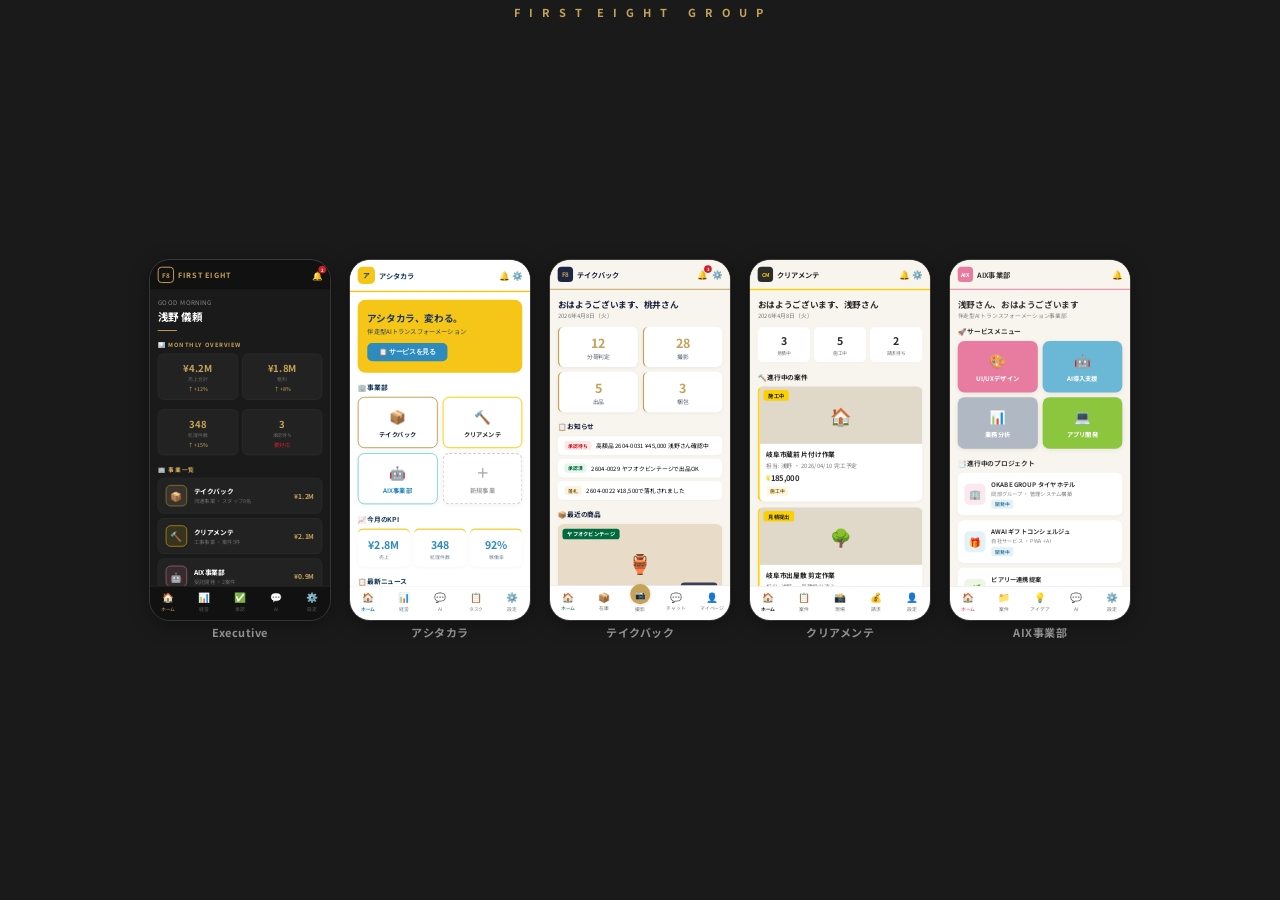
<file: demo.html>
<!DOCTYPE html>
<html lang="ja">
<head>
<meta charset="UTF-8">
<meta name="viewport" content="width=device-width, initial-scale=1.0, viewport-fit=cover">
<title>ファーストエイトグループ</title>
<link rel="preconnect" href="https://fonts.googleapis.com">
<link rel="preconnect" href="https://fonts.gstatic.com" crossorigin>
<link href="https://fonts.googleapis.com/css2?family=Noto+Sans+JP:wght@400;500;700&display=swap" rel="stylesheet">
<style>
* { margin: 0; padding: 0; box-sizing: border-box; }
body {
  font-family: 'Noto Sans JP', sans-serif;
  background: #1a1a1a;
  min-height: 100dvh;
  display: flex; flex-direction: column;
  align-items: center; justify-content: center;
  overflow: hidden;
}
/* 一覧モード */
.showcase {
  display: flex; align-items: flex-end; justify-content: center;
  gap: 12px; padding: 12px;
  width: 100%; max-width: 100vw;
  transition: opacity 0.3s;
}
.showcase.hidden { opacity: 0; pointer-events: none; position: absolute; }
.showcase-title {
  position: fixed; top: 12px; left: 0; right: 0;
  text-align: center; color: #C5A258; font-size: 14px; font-weight: 700;
  letter-spacing: 3px; z-index: 10;
}
.phone-wrap {
  cursor: pointer; transition: transform 0.3s;
  flex-shrink: 0;
}
.phone-wrap:hover { transform: scale(1.02); }
.phone-wrap:active { transform: scale(0.98); }
.phone {
  width: 140px; height: 280px;
  border-radius: 16px; overflow: hidden;
  box-shadow: 0 4px 20px rgba(0,0,0,0.4), 0 0 0 1px #444;
  position: relative; flex-shrink: 0;
}
.phone-label {
  text-align: center; font-size: 9px; font-weight: 700; color: #999;
  margin-top: 6px; letter-spacing: 0.5px;
}
.phone-inner {
  width: 375px; height: 750px;
  transform: scale(0.3733); /* 140/375 */
  transform-origin: top left;
  overflow-y: auto;
  -webkit-overflow-scrolling: touch;
}

/* 拡大モード */
.detail-view {
  position: fixed; top: 0; left: 0; right: 0; bottom: 0;
  display: flex; align-items: center; justify-content: center;
  background: rgba(0,0,0,0.95);
  z-index: 100;
  opacity: 0; pointer-events: none;
  transition: opacity 0.3s;
}
.detail-view.active { opacity: 1; pointer-events: auto; }
.detail-phone {
  width: 320px; height: 640px;
  border-radius: 32px; overflow: hidden;
  box-shadow: 0 8px 40px rgba(0,0,0,0.5), 0 0 0 2px #444;
  position: relative;
}
.detail-phone .phone-inner {
  width: 375px; height: 750px;
  transform: scale(0.8533); /* 320/375 */
  transform-origin: top left;
  overflow-y: auto;
}
.detail-label {
  text-align: center; color: #C5A258; font-size: 16px; font-weight: 700;
  margin-top: 16px; letter-spacing: 2px;
}
.detail-close {
  position: fixed; top: 16px; right: 20px;
  background: none; border: none; color: #888; font-size: 28px;
  cursor: pointer; z-index: 110;
}
.detail-close:active { color: #C5A258; }
.detail-hint {
  position: fixed; bottom: 16px; left: 0; right: 0;
  text-align: center; color: #555; font-size: 11px;
}

/* 横画面最適化 */
@media (orientation: landscape) {
  .showcase { gap: 10px; padding: 8px; align-items: center; }
  .showcase-title { font-size: 11px; top: 4px; }
  .phone { width: 120px; height: 240px; border-radius: 14px; }
  .phone-inner { transform: scale(0.32); }
  .phone-label { font-size: 8px; margin-top: 4px; }
  .detail-phone { width: 280px; height: 560px; border-radius: 28px; }
  .detail-phone .phone-inner { transform: scale(0.7467); }
}

/* PC表示 */
@media (min-width: 900px) {
  .phone { width: 180px; height: 360px; border-radius: 20px; }
  .phone-inner { transform: scale(0.48); }
  .phone-label { font-size: 11px; }
  .showcase { gap: 20px; }
  .detail-phone { width: 375px; height: 750px; border-radius: 40px; }
  .detail-phone .phone-inner { transform: scale(1); }
}
/* ============ EXECUTIVE ============ */
.ex { background: #1A1A1A; }
.ex .hdr {
  padding: 14px 16px; display: flex; align-items: center; justify-content: space-between;
  background: #111; position: sticky; top: 0; z-index: 10;
  border-bottom: 1px solid #333;
}
.ex .hdr-logo {
  width: 34px; height: 34px; border-radius: 8px; background: transparent;
  border: 2px solid #C5A258; color: #C5A258;
  display: flex; align-items: center; justify-content: center; font-size: 13px; font-weight: 700;
}
.ex .hdr-title { font-size: 15px; font-weight: 700; color: #C5A258; margin-left: 8px; letter-spacing: 2px; }
.ex .hdr-left { display: flex; align-items: center; }
.ex .hdr-right { display: flex; gap: 8px; font-size: 18px; }
.ex .notif-dot { position: relative; }
.ex .notif-dot::after {
  content: '2'; position: absolute; top: -6px; right: -8px;
  background: #CE2029; color: #fff; font-size: 9px; font-weight: 700;
  width: 16px; height: 16px; border-radius: 50%;
  display: flex; align-items: center; justify-content: center;
}
.ex .body { padding: 16px; }
.ex .greeting { font-size: 13px; color: #888; letter-spacing: 1px; }
.ex .name { font-size: 22px; font-weight: 700; color: #fff; margin-top: 4px; }
.ex .gold-line { width: 40px; height: 2px; background: #C5A258; margin: 12px 0 20px; }
.ex .section-title { font-size: 12px; font-weight: 700; color: #C5A258; margin-bottom: 10px; letter-spacing: 2px; text-transform: uppercase; }

/* KPI */
.ex .kpi-row { display: flex; gap: 8px; margin-bottom: 20px; }
.ex .kpi {
  flex: 1; background: #222; border-radius: 12px; padding: 14px; text-align: center;
  border: 1px solid #333;
}
.ex .kpi-num { font-size: 20px; font-weight: 700; color: #C5A258; }
.ex .kpi-sub { font-size: 10px; color: #666; margin-top: 2px; }
.ex .kpi-change { font-size: 11px; margin-top: 4px; }
.ex .kpi-up { color: #C5A258; }
.ex .kpi-down { color: #CE2029; }

/* 事業カード */
.ex .biz-list { display: flex; flex-direction: column; gap: 10px; margin-bottom: 20px; }
.ex .biz-card {
  background: #222; border-radius: 12px; padding: 14px 16px;
  border: 1px solid #333; display: flex; align-items: center; gap: 14px;
}
.ex .biz-icon {
  width: 44px; height: 44px; border-radius: 10px;
  display: flex; align-items: center; justify-content: center;
  font-size: 20px; flex-shrink: 0;
}
.ex .bi-tb { background: rgba(197,162,88,0.15); border: 1px solid #C5A258; }
.ex .bi-cm { background: rgba(253,209,0,0.1); border: 1px solid #FDD100; }
.ex .bi-aix { background: rgba(232,124,160,0.1); border: 1px solid #E87CA0; }
.ex .bi-ash { background: rgba(46,139,192,0.1); border: 1px solid #2E8BC0; }
.ex .biz-info { flex: 1; }
.ex .biz-name { font-size: 14px; font-weight: 700; color: #fff; }
.ex .biz-meta { font-size: 11px; color: #666; margin-top: 2px; }
.ex .biz-amount { font-size: 14px; font-weight: 700; color: #C5A258; text-align: right; }

/* 承認待ち */
.ex .approval-card {
  background: #222; border-radius: 10px; padding: 12px 14px; margin-bottom: 8px;
  border-left: 3px solid #CE2029;
  display: flex; align-items: center; gap: 10px;
}
.ex .approval-badge {
  font-size: 10px; font-weight: 700; padding: 2px 8px; border-radius: 5px;
  background: rgba(206,32,41,0.15); color: #CE2029; white-space: nowrap;
}
.ex .approval-text { font-size: 12px; color: #ccc; }

.ex .bnav {
  position: absolute; bottom: 0; left: 0; right: 0;
  display: flex; background: #111; border-top: 1px solid #333;
  padding: 8px 0 16px;
}
.ex .bnav-item {
  flex: 1; display: flex; flex-direction: column; align-items: center;
  font-size: 10px; color: #555; gap: 2px;
}
.ex .bnav-item.active { color: #C5A258; }
.ex .bnav-icon { font-size: 20px; }

/* ============ FIRSTEIGHT (本体) ============ */
.f8 { background: #ffffff; }
.f8 .hdr {
  padding: 14px 16px; display: flex; align-items: center; justify-content: space-between;
  background: #ffffff; position: sticky; top: 0; z-index: 10;
  border-bottom: 3px solid #F5C518;
}
.f8 .hdr-logo {
  width: 36px; height: 36px; border-radius: 10px;
  background: #F5C518; color: #1a3a5c;
  display: flex; align-items: center; justify-content: center; font-size: 14px; font-weight: 700;
}
.f8 .hdr-title { font-size: 15px; font-weight: 700; color: #1a3a5c; margin-left: 8px; }
.f8 .hdr-left { display: flex; align-items: center; }
.f8 .hdr-right { display: flex; gap: 8px; font-size: 18px; }
.f8 .body { padding: 16px; }
.f8 .hero {
  background: #F5C518;
  border-radius: 16px; padding: 24px 20px; color: #1a3a5c; margin-bottom: 20px;
  position: relative; overflow: hidden;
}
.f8 .hero h2 { font-size: 20px; font-weight: 700; }
.f8 .hero p { font-size: 13px; opacity: 0.9; margin-top: 4px; }
.f8 .hero-cta {
  display: inline-block; margin-top: 14px; padding: 10px 24px;
  background: #2E8BC0; color: #fff; border-radius: 10px;
  font-size: 14px; font-weight: 700; border: none;
}
.f8 .section-title { font-size: 14px; font-weight: 700; color: #1a3a5c; margin-bottom: 10px; }
.f8 .division-grid { display: grid; grid-template-columns: 1fr 1fr; gap: 10px; margin-bottom: 20px; }
.f8 .div-card {
  border-radius: 14px; padding: 18px 14px; text-align: center;
  font-size: 13px; font-weight: 700;
  box-shadow: 0 2px 10px rgba(0,0,0,0.06);
}
.f8 .div-icon { font-size: 28px; margin-bottom: 8px; }
.f8 .d-tb { background: #fff; border: 2px solid #C5A258; color: #1C2541; }
.f8 .d-cm { background: #fff; border: 2px solid #FDD100; color: #2C2C2C; }
.f8 .d-aix { background: #fff; border: 2px solid #81D8D0; color: #2E8BC0; }
.f8 .d-new { background: #fff; border: 2px dashed #ccc; color: #aaa; }
.f8 .kpi-row { display: flex; gap: 8px; margin-bottom: 20px; }
.f8 .kpi {
  flex: 1; background: #fff; border-radius: 12px; padding: 14px; text-align: center;
  box-shadow: 0 2px 8px rgba(0,0,0,0.04);
  border-top: 3px solid #F5C518;
}
.f8 .kpi-num { font-size: 22px; font-weight: 700; color: #2E8BC0; }
.f8 .kpi-label { font-size: 10px; color: #7a8a9a; margin-top: 2px; }
.f8 .news-item {
  background: #fff; border-radius: 10px; padding: 12px 14px; margin-bottom: 8px;
  display: flex; align-items: center; gap: 10px; font-size: 12px;
  box-shadow: 0 1px 4px rgba(0,0,0,0.04);
}
.f8 .news-badge {
  font-size: 10px; font-weight: 700; padding: 2px 8px; border-radius: 5px; white-space: nowrap;
}
.f8 .nb-blue { background: #e0f2fa; color: #2E8BC0; }
.f8 .nb-yellow { background: #fef8e0; color: #a08a10; }
.f8 .nb-tiffany { background: #e0f6f4; color: #2a8a82; }

.f8 .bnav {
  position: absolute; bottom: 0; left: 0; right: 0;
  display: flex; background: #fff; border-top: 1px solid #e8eaee;
  padding: 8px 0 16px;
}
.f8 .bnav-item {
  flex: 1; display: flex; flex-direction: column; align-items: center;
  font-size: 10px; color: #7a8a9a; gap: 2px;
}
.f8 .bnav-item.active { color: #2E8BC0; font-weight: 700; }
.f8 .bnav-icon { font-size: 20px; }

/* ============ TAKEBACK ============ */
.tb { background: #F8F5EE; }
.tb .hdr {
  padding: 14px 16px; display: flex; align-items: center; justify-content: space-between;
  border-bottom: 2px solid #C5A258; background: #F8F5EE; position: sticky; top: 0; z-index: 10;
}
.tb .hdr-logo {
  width: 32px; height: 32px; border-radius: 8px; background: #1C2541; color: #C5A258;
  display: flex; align-items: center; justify-content: center; font-size: 13px; font-weight: 700;
}
.tb .hdr-title { font-size: 15px; font-weight: 700; color: #1C2541; margin-left: 8px; }
.tb .hdr-left { display: flex; align-items: center; }
.tb .hdr-right { display: flex; gap: 8px; font-size: 18px; }
.tb .notif-dot { position: relative; }
.tb .notif-dot::after {
  content: '3'; position: absolute; top: -6px; right: -8px;
  background: #CE2029; color: #fff; font-size: 9px; font-weight: 700;
  width: 16px; height: 16px; border-radius: 50%;
  display: flex; align-items: center; justify-content: center;
}
.tb .body { padding: 16px; }
.tb .greeting { font-size: 18px; font-weight: 700; color: #1C2541; }
.tb .date { font-size: 12px; color: #7a7a7a; margin-top: 2px; margin-bottom: 16px; }
.tb .stats { display: grid; grid-template-columns: 1fr 1fr; gap: 10px; margin-bottom: 20px; }
.tb .stat {
  background: #fff; border-radius: 12px; padding: 14px; text-align: center;
  box-shadow: 0 2px 8px rgba(28,37,65,0.06);
  border-left: 3px solid #C5A258;
}
.tb .stat-num { font-size: 26px; font-weight: 700; color: #C5A258; }
.tb .stat-label { font-size: 12px; color: #5a6272; margin-top: 2px; }
.tb .section-title { font-size: 14px; font-weight: 700; color: #1C2541; margin-bottom: 10px; }

/* 商品カード with image */
.tb .product-card {
  background: #fff; border-radius: 12px; overflow: hidden;
  box-shadow: 0 2px 8px rgba(28,37,65,0.06); margin-bottom: 12px;
}
.tb .product-img {
  width: 100%; height: 160px; object-fit: cover;
  background: #e8dcc8;
  display: flex; align-items: center; justify-content: center;
  color: #8a7a5a; font-size: 40px; position: relative;
}
.tb .product-img .channel-tag {
  position: absolute; top: 10px; left: 10px;
  background: #006B3F; color: #fff; padding: 3px 10px; border-radius: 6px;
  font-size: 11px; font-weight: 700;
}
.tb .product-img .price-tag {
  position: absolute; bottom: 10px; right: 10px;
  background: rgba(28,37,65,0.85); color: #C5A258; padding: 4px 12px; border-radius: 8px;
  font-size: 14px; font-weight: 700;
}
.tb .product-info { padding: 12px 14px; }
.tb .product-number { font-size: 12px; font-weight: 700; color: #C5A258; font-family: monospace; }
.tb .product-name { font-size: 14px; font-weight: 500; color: #1C2541; margin-top: 2px; }
.tb .product-meta { font-size: 11px; color: #7a7a7a; margin-top: 4px; }
.tb .product-status {
  display: inline-block; font-size: 10px; font-weight: 700;
  padding: 2px 8px; border-radius: 4px; margin-top: 6px;
}
.tb .status-green { background: #e6f4ec; color: #006B3F; }
.tb .status-red { background: #fde8e8; color: #CE2029; }
.tb .status-gold { background: #faf3e0; color: #8a6d20; }

/* 撮影ボタン */
.tb .camera-btn {
  display: flex; align-items: center; justify-content: center; gap: 8px;
  width: 100%; padding: 16px; border-radius: 14px; border: none;
  background: #006B3F; color: #fff;
  font-size: 16px; font-weight: 700; margin-top: 16px;
  box-shadow: 0 4px 16px rgba(0,107,63,0.25);
}

/* お知らせ */
.tb .notice {
  background: #fff; border-radius: 10px; padding: 10px 14px; margin-bottom: 8px;
  display: flex; align-items: center; gap: 10px; font-size: 12px;
  box-shadow: 0 1px 4px rgba(0,0,0,0.04);
}
.tb .notice-badge {
  font-size: 10px; font-weight: 700; padding: 2px 8px; border-radius: 5px; white-space: nowrap;
}
.tb .badge-red { background: #fde8e8; color: #CE2029; }
.tb .badge-green { background: #e6f4ec; color: #006B3F; }
.tb .badge-gold { background: #faf3e0; color: #8a6d20; }

/* ボトムナビ */
.tb .bnav {
  position: absolute; bottom: 0; left: 0; right: 0;
  display: flex; background: #fff; border-top: 1px solid #dde0e6;
  padding: 8px 0 16px;
}
.tb .bnav-item {
  flex: 1; display: flex; flex-direction: column; align-items: center;
  font-size: 10px; color: #7a7a7a; gap: 2px;
}
.tb .bnav-item.active { color: #006B3F; }
.tb .bnav-icon { font-size: 20px; }
.tb .bnav-cam {
  background: #C5A258; color: #fff; width: 42px; height: 42px;
  border-radius: 50%; display: flex; align-items: center; justify-content: center;
  font-size: 18px; margin-top: -12px; box-shadow: 0 2px 8px rgba(197,162,88,0.3);
}

/* ============ CLEARMAINTE ============ */
.cm { background: #F8F5EE; }
.cm .hdr {
  padding: 14px 16px; display: flex; align-items: center; justify-content: space-between;
  border-bottom: 3px solid #FDD100; background: #F8F5EE; position: sticky; top: 0; z-index: 10;
}
.cm .hdr-logo {
  width: 32px; height: 32px; border-radius: 8px; background: #2C2C2C; color: #FDD100;
  display: flex; align-items: center; justify-content: center; font-size: 11px; font-weight: 700;
}
.cm .hdr-title { font-size: 15px; font-weight: 700; color: #2C2C2C; margin-left: 8px; }
.cm .hdr-left { display: flex; align-items: center; }
.cm .hdr-right { font-size: 18px; }
.cm .body { padding: 16px; }
.cm .greeting { font-size: 18px; font-weight: 700; color: #2C2C2C; }
.cm .date { font-size: 12px; color: #7a7a7a; margin-top: 2px; margin-bottom: 16px; }
.cm .section-title { font-size: 14px; font-weight: 700; color: #2C2C2C; margin-bottom: 10px; }

/* 案件カード */
.cm .job-card {
  background: #fff; border-radius: 12px; overflow: hidden;
  box-shadow: 0 2px 8px rgba(44,44,44,0.06); margin-bottom: 12px;
  border-left: 4px solid #FDD100;
}
.cm .job-img {
  width: 100%; height: 120px;
  background: #e0d8c8;
  display: flex; align-items: center; justify-content: center;
  color: #8a8068; font-size: 36px; position: relative;
}
.cm .job-img .job-tag {
  position: absolute; top: 8px; left: 8px;
  background: #FDD100; color: #2C2C2C; padding: 3px 10px; border-radius: 6px;
  font-size: 11px; font-weight: 700;
}
.cm .job-info { padding: 12px 14px; }
.cm .job-title { font-size: 14px; font-weight: 700; color: #2C2C2C; }
.cm .job-meta { font-size: 12px; color: #7a7a7a; margin-top: 4px; }
.cm .job-amount { font-size: 16px; font-weight: 700; color: #2C2C2C; margin-top: 6px; }
.cm .job-amount span { color: #FDD100; }
.cm .job-status {
  display: inline-block; font-size: 10px; font-weight: 700;
  padding: 2px 8px; border-radius: 4px; margin-top: 6px;
}
.cm .status-progress { background: #fef6e0; color: #8a7020; }
.cm .status-done { background: #e6f4ec; color: #2d7a3e; }

.cm .stats { display: grid; grid-template-columns: 1fr 1fr 1fr; gap: 8px; margin-bottom: 20px; }
.cm .stat {
  background: #fff; border-radius: 10px; padding: 12px; text-align: center;
  box-shadow: 0 1px 4px rgba(0,0,0,0.04);
}
.cm .stat-num { font-size: 22px; font-weight: 700; color: #2C2C2C; }
.cm .stat-label { font-size: 10px; color: #7a7a7a; margin-top: 2px; }

.cm .bnav {
  position: absolute; bottom: 0; left: 0; right: 0;
  display: flex; background: #fff; border-top: 1px solid #e0dcd6;
  padding: 8px 0 16px;
}
.cm .bnav-item {
  flex: 1; display: flex; flex-direction: column; align-items: center;
  font-size: 10px; color: #7a7a7a; gap: 2px;
}
.cm .bnav-item.active { color: #2C2C2C; font-weight: 700; }
.cm .bnav-icon { font-size: 20px; }

/* ============ AIX ============ */
.aix { background: #F8F5EE; }
.aix .hdr {
  padding: 14px 16px; display: flex; align-items: center; justify-content: space-between;
  background: #F8F5EE; position: sticky; top: 0; z-index: 10;
  border-bottom: 2px solid transparent;
  border-bottom: 2px solid #E87CA0;
}
.aix .hdr-logo {
  width: 32px; height: 32px; border-radius: 8px;
  background: #E87CA0; color: #fff;
  display: flex; align-items: center; justify-content: center; font-size: 11px; font-weight: 700;
}
.aix .hdr-title { font-size: 15px; font-weight: 700; color: #3a3a3a; margin-left: 8px; }
.aix .hdr-left { display: flex; align-items: center; }
.aix .hdr-right { font-size: 18px; }
.aix .body { padding: 16px; }
.aix .greeting { font-size: 18px; font-weight: 700; color: #3a3a3a; }
.aix .sub { font-size: 12px; color: #888; margin-top: 2px; margin-bottom: 16px; }
.aix .section-title { font-size: 14px; font-weight: 700; color: #3a3a3a; margin-bottom: 10px; }

/* サービスカード */
.aix .service-grid { display: grid; grid-template-columns: 1fr 1fr; gap: 10px; margin-bottom: 20px; }
.aix .service-card {
  border-radius: 14px; padding: 20px 14px; text-align: center;
  color: #fff; font-weight: 700; font-size: 13px;
  box-shadow: 0 2px 12px rgba(0,0,0,0.08);
}
.aix .service-icon { font-size: 28px; margin-bottom: 8px; }
.aix .s-pink { background: #E87CA0; }
.aix .s-blue { background: #6BB8D6; }
.aix .s-silver { background: #B0B8C4; }
.aix .s-green { background: #8CC63F; }

/* 提案書カード */
.aix .proposal-card {
  background: #fff; border-radius: 12px; padding: 14px;
  box-shadow: 0 2px 8px rgba(0,0,0,0.04); margin-bottom: 10px;
  display: flex; align-items: center; gap: 12px;
}
.aix .proposal-icon {
  width: 44px; height: 44px; border-radius: 10px;
  display: flex; align-items: center; justify-content: center;
  font-size: 20px; flex-shrink: 0;
}
.aix .pi-pink { background: #fce8ef; }
.aix .pi-blue { background: #e4f2f8; }
.aix .pi-green { background: #edf6e4; }
.aix .proposal-title { font-size: 13px; font-weight: 700; color: #3a3a3a; }
.aix .proposal-meta { font-size: 11px; color: #888; margin-top: 2px; }
.aix .proposal-status {
  font-size: 10px; font-weight: 700; padding: 2px 8px; border-radius: 4px;
  margin-top: 4px; display: inline-block;
}
.aix .ps-progress { background: #e4f2f8; color: #4a8aa8; }
.aix .ps-review { background: #fce8ef; color: #c4607a; }

.aix .bnav {
  position: absolute; bottom: 0; left: 0; right: 0;
  display: flex; background: #fff; border-top: 1px solid #e0dcd6;
  padding: 8px 0 16px;
}
.aix .bnav-item {
  flex: 1; display: flex; flex-direction: column; align-items: center;
  font-size: 10px; color: #7a7a7a; gap: 2px;
}
.aix .bnav-item.active { color: #E87CA0; font-weight: 700; }
.aix .bnav-icon { font-size: 20px; }
</style>
</head>
<body>

<div class="showcase-title">F I R S T&nbsp;&nbsp;E I G H T&nbsp;&nbsp;&nbsp;G R O U P</div>

<!-- 拡大表示 -->
<div class="detail-view" id="detailView" onclick="closeDetail()">
  <button class="detail-close" onclick="closeDetail()">✕</button>
  <div>
    <div class="detail-phone" id="detailPhone" onclick="event.stopPropagation()"></div>
    <div class="detail-label" id="detailLabel"></div>
  </div>
  <div class="detail-hint">タップで戻る</div>
</div>

<div class="showcase" id="showcase">

<!-- ========== Executive ========== -->
<div class="phone-wrap" onclick="openDetail(this, 'Executive')">
<div class="phone">
<div class="phone-inner ex">
  <div class="hdr">
    <div class="hdr-left">
      <div class="hdr-logo">F8</div>
      <span class="hdr-title">FIRST EIGHT</span>
    </div>
    <div class="hdr-right">
      <span class="notif-dot">🔔</span>
    </div>
  </div>
  <div class="body" style="padding-bottom:80px;">
    <div class="greeting">GOOD MORNING</div>
    <div class="name">浅野 儀頼</div>
    <div class="gold-line"></div>

    <div class="section-title">📊 Monthly Overview</div>
    <div class="kpi-row">
      <div class="kpi">
        <div class="kpi-num">¥4.2M</div>
        <div class="kpi-sub">売上合計</div>
        <div class="kpi-change kpi-up">↑ +12%</div>
      </div>
      <div class="kpi">
        <div class="kpi-num">¥1.8M</div>
        <div class="kpi-sub">粗利</div>
        <div class="kpi-change kpi-up">↑ +8%</div>
      </div>
    </div>
    <div class="kpi-row">
      <div class="kpi">
        <div class="kpi-num">348</div>
        <div class="kpi-sub">処理件数</div>
        <div class="kpi-change kpi-up">↑ +15%</div>
      </div>
      <div class="kpi">
        <div class="kpi-num">3</div>
        <div class="kpi-sub">承認待ち</div>
        <div class="kpi-change kpi-down">要対応</div>
      </div>
    </div>

    <div class="section-title">🏢 事業一覧</div>
    <div class="biz-list">
      <div class="biz-card">
        <div class="biz-icon bi-tb">📦</div>
        <div class="biz-info">
          <div class="biz-name">テイクバック</div>
          <div class="biz-meta">流通事業 ・ スタッフ8名</div>
        </div>
        <div class="biz-amount">¥1.2M</div>
      </div>
      <div class="biz-card">
        <div class="biz-icon bi-cm">🔨</div>
        <div class="biz-info">
          <div class="biz-name">クリアメンテ</div>
          <div class="biz-meta">工事事業 ・ 案件5件</div>
        </div>
        <div class="biz-amount">¥2.1M</div>
      </div>
      <div class="biz-card">
        <div class="biz-icon bi-aix">🤖</div>
        <div class="biz-info">
          <div class="biz-name">AIX事業部</div>
          <div class="biz-meta">受託開発 ・ 2案件</div>
        </div>
        <div class="biz-amount">¥0.9M</div>
      </div>
      <div class="biz-card">
        <div class="biz-icon bi-ash">🚀</div>
        <div class="biz-info">
          <div class="biz-name">アシタカラ</div>
          <div class="biz-meta">リード獲得 ・ 営業</div>
        </div>
        <div class="biz-amount">—</div>
      </div>
    </div>

    <div class="section-title">🔴 承認待ち</div>
    <div class="approval-card">
      <span class="approval-badge">高額品</span>
      <span class="approval-text">2604-0031 真鍮ランプ ¥45,000</span>
    </div>
    <div class="approval-card">
      <span class="approval-badge">相談</span>
      <span class="approval-text">林さん: アンティーク判定相談</span>
    </div>
    <div class="approval-card">
      <span class="approval-badge">見積</span>
      <span class="approval-text">岐阜市蔵前 片付け ¥185,000</span>
    </div>
  </div>
  <div class="bnav">
    <div class="bnav-item active"><span class="bnav-icon">🏠</span>ホーム</div>
    <div class="bnav-item"><span class="bnav-icon">📊</span>経営</div>
    <div class="bnav-item"><span class="bnav-icon">✅</span>承認</div>
    <div class="bnav-item"><span class="bnav-icon">💬</span>AI</div>
    <div class="bnav-item"><span class="bnav-icon">⚙️</span>設定</div>
  </div>
</div>
</div>
<div class="phone-label">Executive</div>
</div>

<!-- ========== アシタカラ（リード獲得） ========== -->
<div class="phone-wrap" onclick="openDetail(this, 'アシタカラ')">
<div class="phone">
<div class="phone-inner f8">
  <div class="hdr">
    <div class="hdr-left">
      <div class="hdr-logo">ア</div>
      <span class="hdr-title">アシタカラ</span>
    </div>
    <div class="hdr-right">🔔 ⚙️</div>
  </div>
  <div class="body" style="padding-bottom:80px;">
    <div class="hero">
      <h2>アシタカラ、変わる。</h2>

      <p>伴走型AIトランスフォーメーション</p>
      <button class="hero-cta">📋 サービスを見る</button>
    </div>

    <div class="section-title">🏢 事業部</div>
    <div class="division-grid">
      <div class="div-card d-tb"><div class="div-icon">📦</div>テイクバック</div>
      <div class="div-card d-cm"><div class="div-icon">🔨</div>クリアメンテ</div>
      <div class="div-card d-aix"><div class="div-icon">🤖</div>AIX事業部</div>
      <div class="div-card d-new"><div class="div-icon">＋</div>新規事業</div>
    </div>

    <div class="section-title">📈 今月のKPI</div>
    <div class="kpi-row">
      <div class="kpi"><div class="kpi-num">¥2.8M</div><div class="kpi-label">売上</div></div>
      <div class="kpi"><div class="kpi-num">348</div><div class="kpi-label">処理件数</div></div>
      <div class="kpi"><div class="kpi-num">92%</div><div class="kpi-label">稼働率</div></div>
    </div>

    <div class="section-title">📋 最新ニュース</div>
    <div class="news-item">
      <span class="news-badge nb-yellow">売上</span>
      <span>テイクバック 4月売上 ¥1.2M（前月比+15%）</span>
    </div>
    <div class="news-item">
      <span class="news-badge nb-blue">案件</span>
      <span>クリアメンテ 新規見積2件追加</span>
    </div>
    <div class="news-item">
      <span class="news-badge nb-tiffany">AIX</span>
      <span>OKABE GROUP 開発フェーズ2開始</span>
    </div>
  </div>
  <div class="bnav">
    <div class="bnav-item active"><span class="bnav-icon">🏠</span>ホーム</div>
    <div class="bnav-item"><span class="bnav-icon">📊</span>経営</div>
    <div class="bnav-item"><span class="bnav-icon">💬</span>AI</div>
    <div class="bnav-item"><span class="bnav-icon">📋</span>タスク</div>
    <div class="bnav-item"><span class="bnav-icon">⚙️</span>設定</div>
  </div>
</div>
</div>
<div class="phone-label">アシタカラ</div>
</div>

<!-- ========== テイクバック ========== -->
<div class="phone-wrap" onclick="openDetail(this, 'テイクバック')">
<div class="phone">
<div class="phone-inner tb">
  <div class="hdr">
    <div class="hdr-left">
      <div class="hdr-logo">F8</div>
      <span class="hdr-title">テイクバック</span>
    </div>
    <div class="hdr-right">
      <span class="notif-dot">🔔</span>
      <span>⚙️</span>
    </div>
  </div>
  <div class="body" style="padding-bottom:80px;">
    <div class="greeting">おはようございます、桃井さん</div>
    <div class="date">2026年4月8日（火）</div>

    <div class="stats">
      <div class="stat"><div class="stat-num">12</div><div class="stat-label">分荷判定</div></div>
      <div class="stat"><div class="stat-num">28</div><div class="stat-label">撮影</div></div>
      <div class="stat"><div class="stat-num">5</div><div class="stat-label">出品</div></div>
      <div class="stat"><div class="stat-num">3</div><div class="stat-label">梱包</div></div>
    </div>

    <div class="section-title">📋 お知らせ</div>
    <div class="notice">
      <span class="notice-badge badge-red">承認待ち</span>
      <span>高額品 2604-0031 ¥45,000 浅野さん確認中</span>
    </div>
    <div class="notice">
      <span class="notice-badge badge-green">承認済</span>
      <span>2604-0029 ヤフオクビンテージで出品OK</span>
    </div>
    <div class="notice">
      <span class="notice-badge badge-gold">落札</span>
      <span>2604-0022 ¥18,500で落札されました</span>
    </div>

    <div style="margin-top:20px">
      <div class="section-title">📦 最近の商品</div>
      <div class="product-card">
        <div class="product-img">
          🏺
          <span class="channel-tag">ヤフオクビンテージ</span>
          <span class="price-tag">¥18,000</span>
        </div>
        <div class="product-info">
          <div class="product-number">2604-0031</div>
          <div class="product-name">アンティーク 真鍮テーブルランプ</div>
          <div class="product-meta">分荷: 桃井侑菜 ・ 保管: A-2</div>
          <span class="product-status status-red">承認待ち</span>
        </div>
      </div>
      <div class="product-card">
        <div class="product-img">
          📻
          <span class="channel-tag">ヤフオク現行</span>
          <span class="price-tag">¥4,500</span>
        </div>
        <div class="product-info">
          <div class="product-number">2604-0030</div>
          <div class="product-name">SONY トランジスタラジオ ICF-506</div>
          <div class="product-meta">分荷: 横山優 ・ 保管: B-1</div>
          <span class="product-status status-green">出品中</span>
        </div>
      </div>
    </div>

    <button class="camera-btn">📷 撮影を開始する</button>
  </div>
  <div class="bnav">
    <div class="bnav-item active"><span class="bnav-icon">🏠</span>ホーム</div>
    <div class="bnav-item"><span class="bnav-icon">📦</span>在庫</div>
    <div class="bnav-item"><span class="bnav-cam">📷</span>撮影</div>
    <div class="bnav-item"><span class="bnav-icon">💬</span>チャット</div>
    <div class="bnav-item"><span class="bnav-icon">👤</span>マイページ</div>
  </div>
</div>
</div>
<div class="phone-label">テイクバック</div>
</div>

<!-- ========== クリアメンテ ========== -->
<div class="phone-wrap" onclick="openDetail(this, 'クリアメンテ')">
<div class="phone">
<div class="phone-inner cm">
  <div class="hdr">
    <div class="hdr-left">
      <div class="hdr-logo">CM</div>
      <span class="hdr-title">クリアメンテ</span>
    </div>
    <div class="hdr-right">🔔 ⚙️</div>
  </div>
  <div class="body" style="padding-bottom:80px;">
    <div class="greeting">おはようございます、浅野さん</div>
    <div class="date">2026年4月8日（火）</div>

    <div class="stats">
      <div class="stat"><div class="stat-num">3</div><div class="stat-label">見積中</div></div>
      <div class="stat"><div class="stat-num">5</div><div class="stat-label">施工中</div></div>
      <div class="stat"><div class="stat-num">2</div><div class="stat-label">請求待ち</div></div>
    </div>

    <div class="section-title">🔨 進行中の案件</div>
    <div class="job-card">
      <div class="job-img">
        🏠
        <span class="job-tag">施工中</span>
      </div>
      <div class="job-info">
        <div class="job-title">岐阜市蔵前 片付け作業</div>
        <div class="job-meta">担当: 浅野 ・ 2026/04/10 完工予定</div>
        <div class="job-amount"><span>¥</span>185,000</div>
        <span class="job-status status-progress">施工中</span>
      </div>
    </div>
    <div class="job-card">
      <div class="job-img">
        🌳
        <span class="job-tag">見積提出</span>
      </div>
      <div class="job-info">
        <div class="job-title">岐阜市出屋敷 剪定作業</div>
        <div class="job-meta">担当: 浅野 ・ 見積提出済み</div>
        <div class="job-amount"><span>¥</span>120,000</div>
        <span class="job-status status-done">返答待ち</span>
      </div>
    </div>
  </div>
  <div class="bnav">
    <div class="bnav-item active"><span class="bnav-icon">🏠</span>ホーム</div>
    <div class="bnav-item"><span class="bnav-icon">📋</span>案件</div>
    <div class="bnav-item"><span class="bnav-icon">📸</span>現場</div>
    <div class="bnav-item"><span class="bnav-icon">💰</span>請求</div>
    <div class="bnav-item"><span class="bnav-icon">👤</span>設定</div>
  </div>
</div>
</div>
<div class="phone-label">クリアメンテ</div>
</div>

<!-- ========== AIX ========== -->
<div class="phone-wrap" onclick="openDetail(this, 'AIX事業部')">
<div class="phone">
<div class="phone-inner aix">
  <div class="hdr">
    <div class="hdr-left">
      <div class="hdr-logo">AIX</div>
      <span class="hdr-title">AIX事業部</span>
    </div>
    <div class="hdr-right">🔔</div>
  </div>
  <div class="body" style="padding-bottom:80px;">
    <div class="greeting">浅野さん、おはようございます</div>
    <div class="sub">伴走型AIトランスフォーメーション事業部</div>

    <div class="section-title">🚀 サービスメニュー</div>
    <div class="service-grid">
      <div class="service-card s-pink">
        <div class="service-icon">🎨</div>
        UI/UXデザイン
      </div>
      <div class="service-card s-blue">
        <div class="service-icon">🤖</div>
        AI導入支援
      </div>
      <div class="service-card s-silver">
        <div class="service-icon">📊</div>
        業務分析
      </div>
      <div class="service-card s-green">
        <div class="service-icon">💻</div>
        アプリ開発
      </div>
    </div>

    <div class="section-title">📑 進行中のプロジェクト</div>
    <div class="proposal-card">
      <div class="proposal-icon pi-pink">🏢</div>
      <div>
        <div class="proposal-title">OKABE GROUP タイヤホテル</div>
        <div class="proposal-meta">岡部グループ ・ 管理システム構築</div>
        <span class="proposal-status ps-progress">開発中</span>
      </div>
    </div>
    <div class="proposal-card">
      <div class="proposal-icon pi-blue">🎁</div>
      <div>
        <div class="proposal-title">AWAI ギフトコンシェルジュ</div>
        <div class="proposal-meta">自社サービス ・ PWA + AI</div>
        <span class="proposal-status ps-progress">開発中</span>
      </div>
    </div>
    <div class="proposal-card">
      <div class="proposal-icon pi-green">🌿</div>
      <div>
        <div class="proposal-title">ピアリー連携提案</div>
        <div class="proposal-meta">業務提携 ・ 4/15商談予定</div>
        <span class="proposal-status ps-review">準備中</span>
      </div>
    </div>
  </div>
  <div class="bnav">
    <div class="bnav-item active"><span class="bnav-icon">🏠</span>ホーム</div>
    <div class="bnav-item"><span class="bnav-icon">📁</span>案件</div>
    <div class="bnav-item"><span class="bnav-icon">💡</span>アイデア</div>
    <div class="bnav-item"><span class="bnav-icon">💬</span>AI</div>
    <div class="bnav-item"><span class="bnav-icon">⚙️</span>設定</div>
  </div>
</div>
</div>
<div class="phone-label">AIX事業部</div>
</div>

</div><!-- /showcase -->

<script>
function openDetail(wrap, label) {
  const phone = wrap.querySelector('.phone');
  const inner = phone.querySelector('.phone-inner');
  const clone = inner.cloneNode(true);
  const detailPhone = document.getElementById('detailPhone');
  detailPhone.innerHTML = '';
  detailPhone.appendChild(clone);
  document.getElementById('detailLabel').textContent = label;
  document.getElementById('detailView').classList.add('active');
}
function closeDetail() {
  document.getElementById('detailView').classList.remove('active');
}
</script>

</body>
</html>
</file>
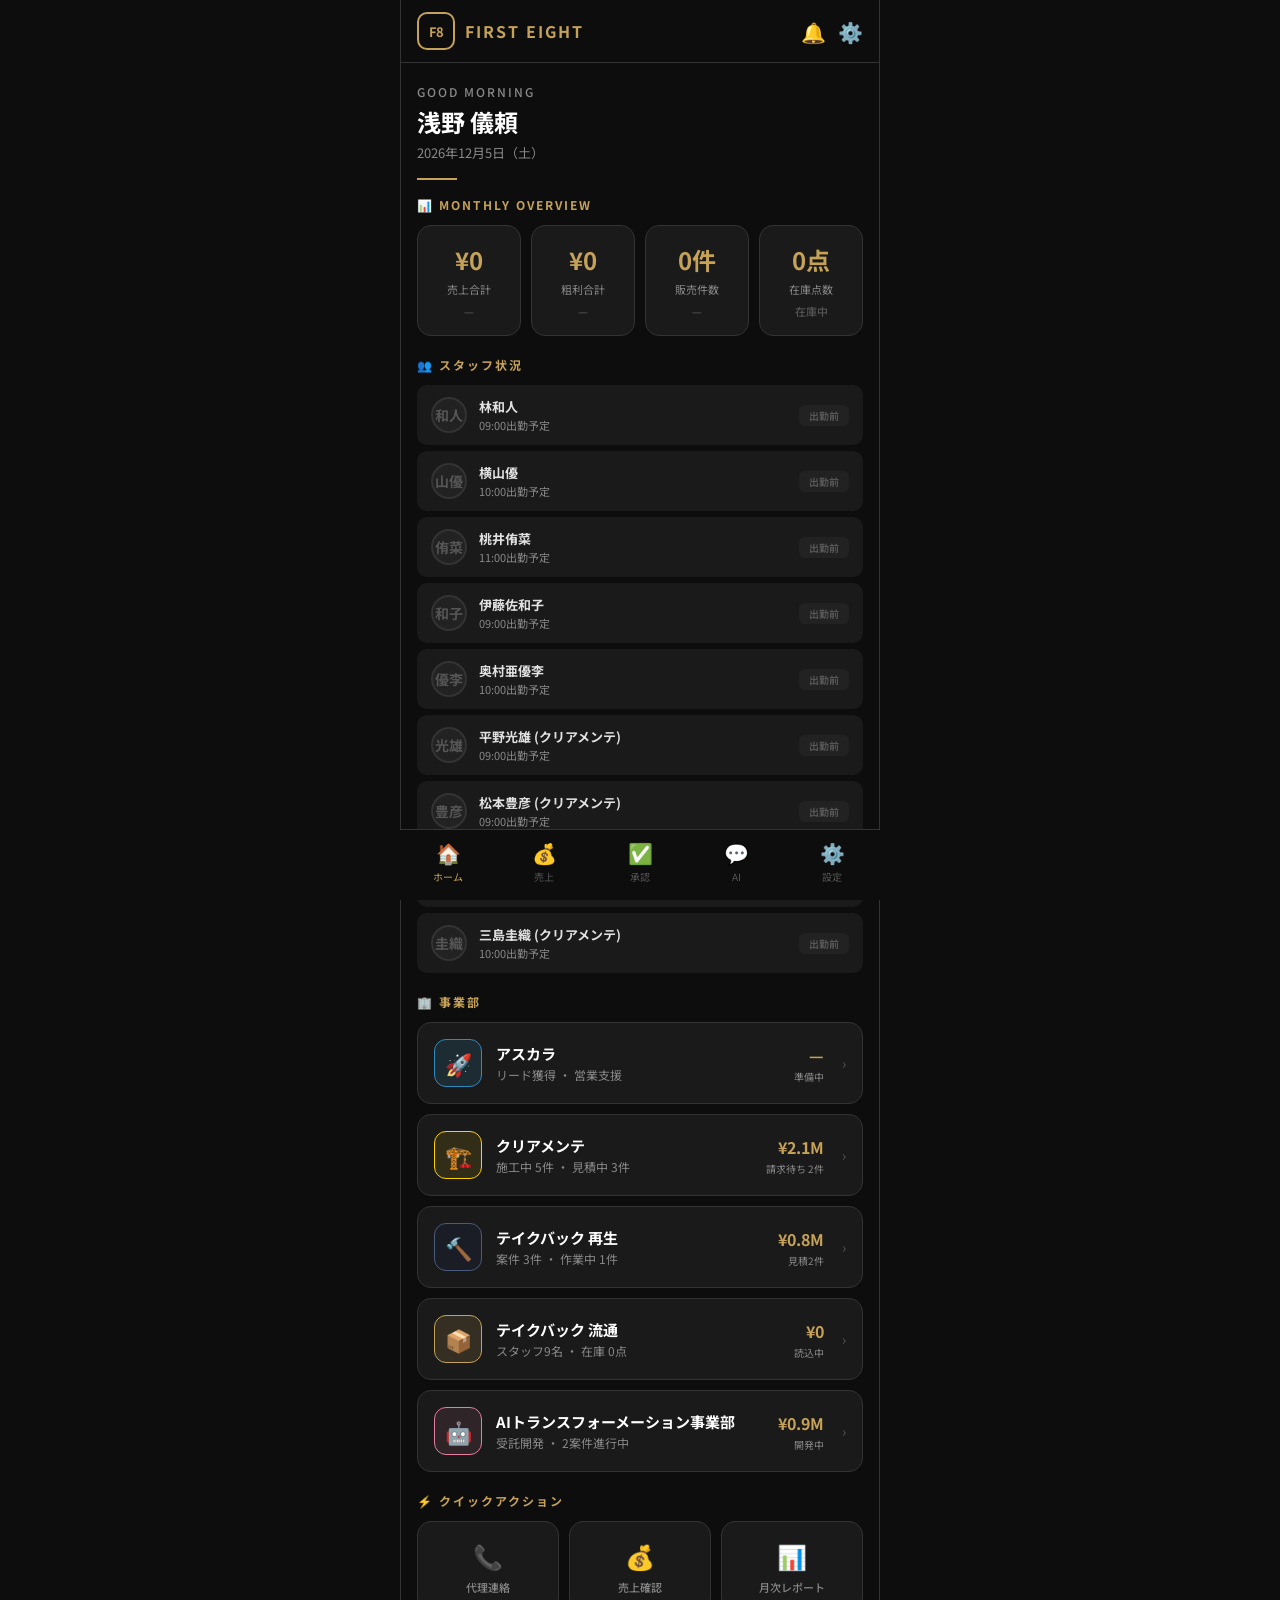
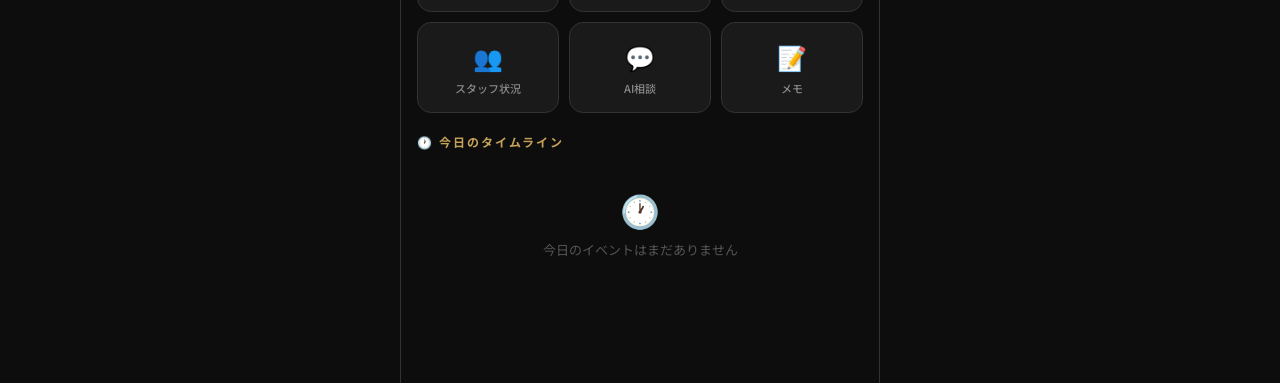
<file: executive.html>
<!DOCTYPE html>
<html lang="ja">
<head>
<meta charset="UTF-8">
<meta name="viewport" content="width=device-width, initial-scale=1.0, viewport-fit=cover">
<title>FIRST EIGHT - Executive Dashboard</title>
<link rel="preconnect" href="https://fonts.googleapis.com">
<link rel="preconnect" href="https://fonts.gstatic.com" crossorigin>
<link href="https://fonts.googleapis.com/css2?family=Noto+Sans+JP:wght@300;400;500;700&display=swap" rel="stylesheet">
<style>
* { margin: 0; padding: 0; box-sizing: border-box; }
:root {
  --bg: #0D0D0D;
  --surface: #1A1A1A;
  --surface2: #222222;
  --border: #333333;
  --gold: #C5A258;
  --gold-dim: rgba(197,162,88,0.15);
  --white: #FFFFFF;
  --text: #E0E0E0;
  --text-sub: #888888;
  --text-dim: #555555;
  --danger: #CE2029;
  --danger-dim: rgba(206,32,41,0.15);
  --success: #2D7A3E;
  --success-dim: rgba(45,122,62,0.15);
  --blue: #2E8BC0;
  --blue-dim: rgba(46,139,192,0.15);
  --yellow: #FDD100;
  --yellow-dim: rgba(253,209,0,0.1);
  --pink: #E87CA0;
  --pink-dim: rgba(232,124,160,0.1);
  --radius: 14px;
  --radius-sm: 10px;
  --shadow: 0 2px 12px rgba(0,0,0,0.3);
}
body {
  font-family: 'Noto Sans JP', sans-serif;
  background: var(--bg);
  color: var(--text);
  min-height: 100dvh;
  padding-bottom: 80px;
}

/* ===== HEADER ===== */
.header {
  position: sticky; top: 0; z-index: 100;
  background: var(--bg);
  border-bottom: 1px solid var(--border);
  padding: 12px 16px;
  display: flex; align-items: center; justify-content: space-between;
}
.header-left { display: flex; align-items: center; gap: 10px; }
.header-logo {
  width: 38px; height: 38px; border-radius: 10px;
  border: 2px solid var(--gold); color: var(--gold);
  display: flex; align-items: center; justify-content: center;
  font-size: 13px; font-weight: 700; letter-spacing: -0.5px;
}
.header-title { font-size: 16px; font-weight: 700; color: var(--gold); letter-spacing: 2px; }
.header-right { display: flex; align-items: center; gap: 12px; }
.header-icon { font-size: 20px; cursor: pointer; position: relative; }
.notif-badge {
  position: absolute; top: -6px; right: -8px;
  background: var(--danger); color: #fff; font-size: 9px; font-weight: 700;
  width: 16px; height: 16px; border-radius: 50%;
  display: flex; align-items: center; justify-content: center;
}
.notif-badge.hidden { display: none; }

/* ===== TAB VIEWS ===== */
.tab-view { display: none; }
.tab-view.active { display: block; }

/* ===== GREETING ===== */
.greeting-section { padding: 20px 16px 0; }
.greeting-time { font-size: 12px; color: var(--text-sub); letter-spacing: 2px; font-weight: 500; }
.greeting-name { font-size: 24px; font-weight: 700; color: var(--white); margin-top: 4px; }
.greeting-date { font-size: 13px; color: var(--text-sub); margin-top: 4px; }
.gold-line { width: 40px; height: 2px; background: var(--gold); margin: 16px 0; }

/* ===== SECTION ===== */
.section { padding: 0 16px 20px; }
.section-title {
  font-size: 12px; font-weight: 700; color: var(--gold);
  letter-spacing: 2px; text-transform: uppercase;
  margin-bottom: 12px; display: flex; align-items: center; gap: 8px;
}
.section-title .count-badge {
  background: var(--danger); color: #fff; font-size: 10px; font-weight: 700;
  padding: 1px 7px; border-radius: 10px; letter-spacing: 0;
}

/* ===== ALERT BANNER ===== */
.alert-banner {
  margin: 12px 16px; padding: 12px 16px;
  background: var(--danger-dim);
  border: 1px solid rgba(206,32,41,0.3);
  border-radius: var(--radius-sm);
  display: none; align-items: center; gap: 10px;
  font-size: 13px; color: #ff8a8a;
  cursor: pointer;
}
.alert-banner.show { display: flex; }
.alert-pulse {
  width: 8px; height: 8px; border-radius: 50%;
  background: var(--danger);
  animation: pulse 1.5s infinite;
  flex-shrink: 0;
}
@keyframes pulse {
  0%, 100% { opacity: 1; }
  50% { opacity: 0.3; }
}

/* ===== KPI GRID ===== */
.kpi-grid { display: grid; grid-template-columns: 1fr 1fr; gap: 10px; }
.kpi-card {
  background: var(--surface); border: 1px solid var(--border);
  border-radius: var(--radius); padding: 16px; text-align: center;
}
.kpi-value { font-size: 24px; font-weight: 700; color: var(--gold); }
.kpi-label { font-size: 11px; color: var(--text-sub); margin-top: 4px; }
.kpi-change { font-size: 11px; margin-top: 6px; font-weight: 500; }
.kpi-up { color: var(--gold); }
.kpi-down { color: var(--danger); }
.kpi-flat { color: var(--text-dim); }

/* ===== BUSINESS UNIT CARDS ===== */
.biz-list { display: flex; flex-direction: column; gap: 10px; }
.biz-card {
  background: var(--surface); border: 1px solid var(--border);
  border-radius: var(--radius); padding: 16px;
  display: flex; align-items: center; gap: 14px;
  cursor: pointer; transition: border-color 0.2s, transform 0.1s;
}
.biz-card:active { transform: scale(0.98); }
.biz-card:hover { border-color: var(--gold); }
.biz-icon {
  width: 48px; height: 48px; border-radius: 12px;
  display: flex; align-items: center; justify-content: center;
  font-size: 22px; flex-shrink: 0;
}
.bi-takeback { background: var(--gold-dim); border: 1px solid var(--gold); }
.bi-saisei { background: rgba(28,37,65,0.3); border: 1px solid #4a5a7c; }
.bi-clear { background: var(--yellow-dim); border: 1px solid var(--yellow); }
.bi-aix { background: var(--pink-dim); border: 1px solid var(--pink); }
.bi-askara { background: var(--blue-dim); border: 1px solid var(--blue); }
.biz-info { flex: 1; min-width: 0; }
.biz-name { font-size: 15px; font-weight: 700; color: var(--white); }
.biz-meta { font-size: 12px; color: var(--text-sub); margin-top: 2px; }
.biz-right { text-align: right; flex-shrink: 0; }
.biz-amount { font-size: 16px; font-weight: 700; color: var(--gold); }
.biz-status { font-size: 10px; color: var(--text-sub); margin-top: 2px; }
.biz-arrow { color: var(--text-dim); font-size: 14px; margin-left: 4px; }

/* ===== APPROVAL LIST ===== */
.approval-list { display: flex; flex-direction: column; gap: 8px; }
.approval-card {
  background: var(--surface); border-radius: var(--radius-sm);
  padding: 14px 16px; border-left: 3px solid var(--danger);
  display: flex; align-items: center; gap: 12px; cursor: pointer;
}
.approval-card:active { opacity: 0.8; }
.approval-badge {
  font-size: 10px; font-weight: 700; padding: 3px 10px; border-radius: 6px; white-space: nowrap;
}
.badge-urgent { background: var(--danger-dim); color: #ff6b6b; }
.badge-normal { background: var(--gold-dim); color: var(--gold); }
.badge-info { background: var(--blue-dim); color: var(--blue); }
.approval-content { flex: 1; min-width: 0; }
.approval-title { font-size: 13px; color: var(--text); }
.approval-meta { font-size: 11px; color: var(--text-sub); margin-top: 2px; }
.approval-action { color: var(--gold); font-size: 12px; font-weight: 700; flex-shrink: 0; }

/* ===== STAFF STATUS ===== */
.staff-grid { display: flex; flex-direction: column; gap: 6px; }
.staff-row {
  background: var(--surface); border-radius: var(--radius-sm);
  padding: 12px 14px; display: flex; align-items: center; gap: 12px;
}
.staff-avatar {
  width: 36px; height: 36px; border-radius: 50%;
  display: flex; align-items: center; justify-content: center;
  font-size: 14px; font-weight: 700; flex-shrink: 0;
}
.avatar-working { background: var(--success-dim); color: var(--success); border: 2px solid var(--success); }
.avatar-off { background: var(--surface2); color: var(--text-dim); border: 2px solid var(--border); }
.avatar-late { background: var(--yellow-dim); color: #b89a20; border: 2px solid var(--yellow); }
.avatar-leave { background: var(--danger-dim); color: #ff6b6b; border: 2px solid rgba(206,32,41,0.4); }
.staff-info { flex: 1; }
.staff-name { font-size: 13px; font-weight: 700; color: var(--text); }
.staff-detail { font-size: 11px; color: var(--text-sub); margin-top: 1px; }
.staff-status-tag {
  font-size: 10px; font-weight: 700; padding: 3px 10px; border-radius: 6px; flex-shrink: 0;
}
.tag-working { background: var(--success-dim); color: var(--success); }
.tag-off { background: var(--surface2); color: var(--text-dim); }
.tag-absent { background: var(--danger-dim); color: #ff6b6b; }
.tag-late { background: var(--yellow-dim); color: #b89a20; }

/* ===== QUICK ACTIONS ===== */
.quick-actions { display: grid; grid-template-columns: 1fr 1fr 1fr; gap: 10px; }
.quick-btn {
  background: var(--surface); border: 1px solid var(--border);
  border-radius: var(--radius); padding: 16px 8px; text-align: center;
  cursor: pointer; transition: border-color 0.2s;
}
.quick-btn:hover { border-color: var(--gold); }
.quick-btn:active { transform: scale(0.96); }
.quick-icon { font-size: 24px; margin-bottom: 6px; }
.quick-label { font-size: 11px; color: var(--text-sub); font-weight: 500; }

/* ===== TIMELINE ===== */
.timeline { display: flex; flex-direction: column; gap: 0; }
.timeline-item {
  display: flex; gap: 12px; padding: 10px 0;
  border-bottom: 1px solid rgba(51,51,51,0.5);
}
.timeline-item:last-child { border-bottom: none; }
.timeline-time { font-size: 11px; color: var(--text-dim); width: 40px; flex-shrink: 0; padding-top: 2px; }
.timeline-dot {
  width: 8px; height: 8px; border-radius: 50%;
  background: var(--gold); margin-top: 5px; flex-shrink: 0;
}
.timeline-dot.dot-blue { background: var(--blue); }
.timeline-dot.dot-green { background: var(--success); }
.timeline-dot.dot-red { background: var(--danger); }
.timeline-dot.dot-yellow { background: var(--yellow); }
.timeline-content { flex: 1; }
.timeline-text { font-size: 13px; color: var(--text); }
.timeline-source { font-size: 11px; color: var(--text-sub); margin-top: 2px; }

/* ===== MODAL ===== */
.modal-overlay {
  position: fixed; top: 0; left: 0; right: 0; bottom: 0;
  background: rgba(0,0,0,0.85); z-index: 200;
  display: none; align-items: flex-end; justify-content: center;
}
.modal-overlay.show { display: flex; }
.modal {
  background: var(--surface); border-radius: 20px 20px 0 0;
  width: 100%; max-width: 480px; max-height: 85vh;
  overflow-y: auto; padding: 24px 20px 40px;
}
.modal-header {
  display: flex; align-items: center; justify-content: space-between;
  margin-bottom: 20px;
}
.modal-title { font-size: 18px; font-weight: 700; color: var(--white); }
.modal-close {
  background: none; border: none; color: var(--text-sub);
  font-size: 24px; cursor: pointer; padding: 4px;
}
.modal-field { margin-bottom: 16px; }
.modal-label { font-size: 12px; color: var(--text-sub); margin-bottom: 6px; font-weight: 500; }
.modal-select, .modal-input, .modal-textarea {
  width: 100%; padding: 12px 14px; border-radius: var(--radius-sm);
  background: var(--surface2); border: 1px solid var(--border);
  color: var(--text); font-size: 14px; font-family: inherit;
}
.modal-select:focus, .modal-input:focus, .modal-textarea:focus {
  outline: none; border-color: var(--gold);
}
.modal-textarea { min-height: 80px; resize: vertical; }
.modal-btn {
  width: 100%; padding: 14px; border: none; border-radius: var(--radius);
  font-size: 15px; font-weight: 700; cursor: pointer;
  font-family: inherit; margin-top: 8px;
}
.btn-gold { background: var(--gold); color: #1a1a1a; }
.btn-danger { background: var(--danger); color: #fff; }
.btn-outline {
  background: transparent; border: 1px solid var(--border);
  color: var(--text-sub);
}
.btn-row { display: flex; gap: 10px; margin-top: 8px; }
.btn-row .modal-btn { flex: 1; }

/* ===== APPROVAL DETAIL ===== */
.approval-detail-item { margin-bottom: 12px; }
.approval-detail-label { font-size: 11px; color: var(--text-sub); }
.approval-detail-value { font-size: 15px; color: var(--white); font-weight: 500; margin-top: 2px; }
.approval-price { font-size: 22px; color: var(--gold); font-weight: 700; }

/* ===== BOTTOM NAV ===== */
.bottom-nav {
  position: fixed; bottom: 0; left: 0; right: 0;
  background: var(--bg);
  border-top: 1px solid var(--border);
  display: flex; padding: 8px 0 max(16px, env(safe-area-inset-bottom));
  z-index: 100;
}
.nav-item {
  flex: 1; display: flex; flex-direction: column; align-items: center;
  gap: 2px; font-size: 10px; color: var(--text-dim);
  cursor: pointer; -webkit-tap-highlight-color: transparent;
}
.nav-item.active { color: var(--gold); }
.nav-icon { font-size: 20px; }

/* ===== EMPTY STATE ===== */
.empty-state {
  text-align: center; padding: 24px; color: var(--text-dim); font-size: 13px;
}
.empty-icon { font-size: 32px; margin-bottom: 8px; }

/* ===== PC RESPONSIVE ===== */
@media (min-width: 768px) {
  body { max-width: 480px; margin: 0 auto; border-left: 1px solid var(--border); border-right: 1px solid var(--border); }
  .bottom-nav { max-width: 480px; left: 50%; transform: translateX(-50%); }
  .kpi-grid { grid-template-columns: 1fr 1fr 1fr 1fr; }
  .modal { border-radius: 20px; margin-bottom: 20px; }
}

::-webkit-scrollbar { width: 4px; }
::-webkit-scrollbar-track { background: transparent; }
::-webkit-scrollbar-thumb { background: var(--border); border-radius: 2px; }
</style>
</head>
<body>

<!-- HEADER -->
<div class="header">
  <div class="header-left">
    <div class="header-logo">F8</div>
    <span class="header-title">FIRST EIGHT</span>
  </div>
  <div class="header-right">
    <span class="header-icon" onclick="switchTab('home')">
      🔔<span class="notif-badge hidden" id="notifCount"></span>
    </span>
    <span class="header-icon">⚙️</span>
  </div>
</div>

<!-- ALERT BANNER -->
<div class="alert-banner" id="alertBanner" onclick="switchTab('approval')">
  <span class="alert-pulse"></span>
  <span id="alertText"></span>
</div>

<!-- ===== TAB: HOME ===== -->
<div class="tab-view active" id="tab-home">

<div class="greeting-section">
  <div class="greeting-time" id="greetingTime"></div>
  <div class="greeting-name">浅野 儀頼</div>
  <div class="greeting-date" id="greetingDate"></div>
  <div class="gold-line"></div>
</div>

<!-- KPI -->
<div class="section">
  <div class="section-title">📊 Monthly Overview</div>
  <div class="kpi-grid" id="kpiGrid">
    <div class="kpi-card">
      <div class="kpi-value" id="kpiSales">--</div>
      <div class="kpi-label">売上合計</div>
      <div class="kpi-change kpi-flat" id="kpiSalesChange">読込中</div>
    </div>
    <div class="kpi-card">
      <div class="kpi-value" id="kpiProfit">--</div>
      <div class="kpi-label">粗利合計</div>
      <div class="kpi-change kpi-flat" id="kpiProfitChange">読込中</div>
    </div>
    <div class="kpi-card">
      <div class="kpi-value" id="kpiCount">--</div>
      <div class="kpi-label">販売件数</div>
      <div class="kpi-change kpi-flat" id="kpiCountChange">読込中</div>
    </div>
    <div class="kpi-card">
      <div class="kpi-value" id="kpiInventory">--</div>
      <div class="kpi-label">在庫点数</div>
      <div class="kpi-change kpi-flat" id="kpiInvChange">読込中</div>
    </div>
  </div>
</div>

<!-- STAFF STATUS -->
<div class="section">
  <div class="section-title">👥 スタッフ状況</div>
  <div class="staff-grid" id="staffGrid"></div>
</div>

<!-- BUSINESS UNITS -->
<div class="section">
  <div class="section-title">🏢 事業部</div>
  <div class="biz-list">
    <div class="biz-card" onclick="openApp('askara')">
      <div class="biz-icon bi-askara">🚀</div>
      <div class="biz-info"><div class="biz-name">アスカラ</div><div class="biz-meta">リード獲得 ・ 営業支援</div></div>
      <div class="biz-right"><div class="biz-amount">—</div><div class="biz-status">準備中</div></div>
      <span class="biz-arrow">›</span>
    </div>
    <div class="biz-card" onclick="openApp('clearmainte')">
      <div class="biz-icon bi-clear">🏗️</div>
      <div class="biz-info"><div class="biz-name">クリアメンテ</div><div class="biz-meta">施工中 5件 ・ 見積中 3件</div></div>
      <div class="biz-right"><div class="biz-amount">¥2.1M</div><div class="biz-status">請求待ち 2件</div></div>
      <span class="biz-arrow">›</span>
    </div>
    <div class="biz-card" onclick="openApp('saisei')">
      <div class="biz-icon bi-saisei">🔨</div>
      <div class="biz-info"><div class="biz-name">テイクバック 再生</div><div class="biz-meta">案件 3件 ・ 作業中 1件</div></div>
      <div class="biz-right"><div class="biz-amount">¥0.8M</div><div class="biz-status">見積2件</div></div>
      <span class="biz-arrow">›</span>
    </div>
    <div class="biz-card" onclick="openApp('takeback')">
      <div class="biz-icon bi-takeback">📦</div>
      <div class="biz-info"><div class="biz-name">テイクバック 流通</div><div class="biz-meta" id="bizTakebackMeta">スタッフ8名</div></div>
      <div class="biz-right"><div class="biz-amount" id="bizTakebackAmount">--</div><div class="biz-status" id="bizTakebackStatus">読込中</div></div>
      <span class="biz-arrow">›</span>
    </div>
    <div class="biz-card" onclick="openApp('aix')">
      <div class="biz-icon bi-aix">🤖</div>
      <div class="biz-info"><div class="biz-name">AIトランスフォーメーション事業部</div><div class="biz-meta">受託開発 ・ 2案件進行中</div></div>
      <div class="biz-right"><div class="biz-amount">¥0.9M</div><div class="biz-status">開発中</div></div>
      <span class="biz-arrow">›</span>
    </div>
  </div>
</div>

<!-- QUICK ACTIONS -->
<div class="section">
  <div class="section-title">⚡ クイックアクション</div>
  <div class="quick-actions">
    <div class="quick-btn" onclick="openProxyModal()">
      <div class="quick-icon">📞</div><div class="quick-label">代理連絡</div>
    </div>
    <div class="quick-btn" onclick="switchTab('sales')">
      <div class="quick-icon">💰</div><div class="quick-label">売上確認</div>
    </div>
    <div class="quick-btn" onclick="showToast('準備中です')">
      <div class="quick-icon">📊</div><div class="quick-label">月次レポート</div>
    </div>
    <div class="quick-btn" onclick="scrollToStaff()">
      <div class="quick-icon">👥</div><div class="quick-label">スタッフ状況</div>
    </div>
    <div class="quick-btn" onclick="showToast('準備中です')">
      <div class="quick-icon">💬</div><div class="quick-label">AI相談</div>
    </div>
    <div class="quick-btn" onclick="openMemoModal()">
      <div class="quick-icon">📝</div><div class="quick-label">メモ</div>
    </div>
  </div>
</div>

<!-- TIMELINE -->
<div class="section">
  <div class="section-title">🕐 今日のタイムライン</div>
  <div class="timeline" id="timeline"></div>
</div>

</div><!-- /tab-home -->

<!-- ===== TAB: SALES ===== -->
<div class="tab-view" id="tab-sales">
<div class="greeting-section">
  <div class="greeting-time">SALES OVERVIEW</div>
  <div class="greeting-name" style="font-size:20px;">売上確認</div>
  <div class="gold-line"></div>
</div>
<div class="section">
  <div class="section-title">📊 今月の売上</div>
  <div class="kpi-grid" id="salesKpiGrid"></div>
</div>
<div class="section">
  <div class="section-title">📋 直近の売上</div>
  <div id="salesList"></div>
</div>
</div>

<!-- ===== TAB: APPROVAL ===== -->
<div class="tab-view" id="tab-approval">
<div class="greeting-section">
  <div class="greeting-time">APPROVALS</div>
  <div class="greeting-name" style="font-size:20px;">承認待ち</div>
  <div class="gold-line"></div>
</div>
<div class="section">
  <div class="approval-list" id="approvalListFull"></div>
</div>
</div>

<!-- ===== MODALS ===== -->

<!-- 承認詳細モーダル -->
<div class="modal-overlay" id="approvalModal">
  <div class="modal">
    <div class="modal-header">
      <span class="modal-title">承認確認</span>
      <button class="modal-close" onclick="closeModal('approvalModal')">✕</button>
    </div>
    <div id="approvalDetail"></div>
    <div class="modal-field">
      <div class="modal-label">コメント（任意）</div>
      <textarea class="modal-textarea" id="approvalComment" placeholder="コメントがあれば入力"></textarea>
    </div>
    <div class="btn-row">
      <button class="modal-btn btn-gold" onclick="doApproval(true)">承認する</button>
      <button class="modal-btn btn-danger" onclick="doApproval(false)">差し戻す</button>
    </div>
  </div>
</div>

<!-- 代理連絡モーダル -->
<div class="modal-overlay" id="proxyModal">
  <div class="modal">
    <div class="modal-header">
      <span class="modal-title">代理連絡</span>
      <button class="modal-close" onclick="closeModal('proxyModal')">✕</button>
    </div>
    <div class="modal-field">
      <div class="modal-label">スタッフ</div>
      <select class="modal-select" id="proxyStaff"></select>
    </div>
    <div class="modal-field">
      <div class="modal-label">種別</div>
      <select class="modal-select" id="proxyType" onchange="onProxyTypeChange()">
        <option value="欠勤">欠勤（終日休み）</option>
        <option value="遅刻">遅刻</option>
        <option value="早退">早退</option>
      </select>
    </div>
    <div class="modal-field">
      <div class="modal-label">日付</div>
      <input type="date" class="modal-input" id="proxyDate">
    </div>
    <div class="modal-field" id="proxyTimeField" style="display:none;">
      <div class="modal-label">時刻</div>
      <input type="time" class="modal-input" id="proxyTime">
    </div>
    <div class="modal-field">
      <div class="modal-label">理由（任意）</div>
      <textarea class="modal-textarea" id="proxyReason" placeholder="例：電話連絡あり、体調不良"></textarea>
    </div>
    <button class="modal-btn btn-gold" onclick="submitProxy()">登録する</button>
  </div>
</div>

<!-- メモモーダル -->
<div class="modal-overlay" id="memoModal">
  <div class="modal">
    <div class="modal-header">
      <span class="modal-title">メモ</span>
      <button class="modal-close" onclick="closeModal('memoModal')">✕</button>
    </div>
    <div class="modal-field">
      <div class="modal-label">内容</div>
      <textarea class="modal-textarea" id="memoText" placeholder="電話の内容、伝言など" style="min-height:120px;"></textarea>
    </div>
    <div class="modal-field">
      <div class="modal-label">関連スタッフ（任意）</div>
      <select class="modal-select" id="memoStaff"><option value="">選択なし</option></select>
    </div>
    <button class="modal-btn btn-gold" onclick="saveMemo()">保存する</button>
  </div>
</div>

<!-- BOTTOM NAV -->
<div class="bottom-nav">
  <div class="nav-item active" onclick="switchTab('home')"><span class="nav-icon">🏠</span>ホーム</div>
  <div class="nav-item" onclick="switchTab('sales')"><span class="nav-icon">💰</span>売上</div>
  <div class="nav-item" onclick="switchTab('approval')"><span class="nav-icon">✅</span>承認</div>
  <div class="nav-item" onclick="showToast('準備中です')"><span class="nav-icon">💬</span>AI</div>
  <div class="nav-item" onclick="showToast('準備中です')"><span class="nav-icon">⚙️</span>設定</div>
</div>

<script src="js/config.js"></script>
<script>
// ===== STAFF CONFIG =====
const STAFF = CONFIG.STAFF.filter(s => s.name !== '浅野儀頼');
const GAS_URL = CONFIG.GAS_URL;

// ===== UTILITY =====
function todayStr() {
  const d = new Date();
  return `${d.getFullYear()}-${String(d.getMonth()+1).padStart(2,'0')}-${String(d.getDate()).padStart(2,'0')}`;
}
function formatYen(n) {
  if (!n && n !== 0) return '--';
  if (n >= 1000000) return '¥' + (n / 1000000).toFixed(1) + 'M';
  if (n >= 10000) return '¥' + (n / 10000).toFixed(1) + '万';
  return '¥' + n.toLocaleString();
}
function timeAgo(ts) {
  if (!ts) return '';
  const diff = Date.now() - new Date(ts).getTime();
  const min = Math.floor(diff / 60000);
  if (min < 60) return min + '分前';
  const h = Math.floor(min / 60);
  if (h < 24) return h + '時間前';
  return Math.floor(h / 24) + '日前';
}

// ===== TAB SWITCHING =====
function switchTab(tab) {
  document.querySelectorAll('.tab-view').forEach(v => v.classList.remove('active'));
  document.getElementById('tab-' + tab).classList.add('active');
  document.querySelectorAll('.nav-item').forEach((n, i) => {
    n.classList.toggle('active', ['home','sales','approval','ai','settings'][i] === tab);
  });
  window.scrollTo(0, 0);
  if (tab === 'approval') renderApprovalsFull();
  if (tab === 'sales') renderSalesTab();
}

// ===== GREETING =====
function updateGreeting() {
  const h = new Date().getHours();
  document.getElementById('greetingTime').textContent =
    h < 12 ? 'GOOD MORNING' : h < 17 ? 'GOOD AFTERNOON' : 'GOOD EVENING';
  const now = new Date();
  const days = ['日','月','火','水','木','金','土'];
  document.getElementById('greetingDate').textContent =
    `${now.getFullYear()}年${now.getMonth()+1}月${now.getDate()}日（${days[now.getDay()]}）`;
}

// ===== 1. SALES KPI (実データ) =====
function getSalesData() {
  try { return JSON.parse(localStorage.getItem('f8_sales') || '[]'); }
  catch { return []; }
}
function calcSalesKPI() {
  const sales = getSalesData();
  const now = new Date();
  const thisMonth = `${now.getFullYear()}-${String(now.getMonth()+1).padStart(2,'0')}`;
  const lastMonth = now.getMonth() === 0
    ? `${now.getFullYear()-1}-12`
    : `${now.getFullYear()}-${String(now.getMonth()).padStart(2,'0')}`;

  let thisSales = 0, thisProfit = 0, thisCount = 0;
  let lastSales = 0, lastProfit = 0, lastCount = 0;

  sales.forEach(s => {
    const month = (s.timestamp || s.createdAt || '').slice(0, 7);
    const price = Number(s.price) || 0;
    const fee = Number(s.fee) || 0;
    const shipping = Number(s.shipping) || 0;
    const profit = price - fee - shipping;
    if (month === thisMonth) { thisSales += price; thisProfit += profit; thisCount++; }
    if (month === lastMonth) { lastSales += price; lastProfit += profit; lastCount++; }
  });

  return { thisSales, thisProfit, thisCount, lastSales, lastProfit, lastCount };
}
function renderKPI() {
  const kpi = calcSalesKPI();
  document.getElementById('kpiSales').textContent = formatYen(kpi.thisSales);
  document.getElementById('kpiProfit').textContent = formatYen(kpi.thisProfit);
  document.getElementById('kpiCount').textContent = kpi.thisCount + '件';

  // 在庫
  const items = getItems();
  const activeItems = items.filter(i => !i.shipped && !i.deleted);
  document.getElementById('kpiInventory').textContent = activeItems.length + '点';
  document.getElementById('kpiInvChange').textContent = '在庫中';
  document.getElementById('kpiInvChange').className = 'kpi-change kpi-flat';

  // 前月比
  function setChange(id, thisVal, lastVal) {
    const el = document.getElementById(id);
    if (lastVal === 0) { el.textContent = thisVal > 0 ? 'NEW' : '—'; el.className = 'kpi-change kpi-flat'; return; }
    const pct = Math.round((thisVal - lastVal) / lastVal * 100);
    el.textContent = pct >= 0 ? `↑ +${pct}%` : `↓ ${pct}%`;
    el.className = 'kpi-change ' + (pct >= 0 ? 'kpi-up' : 'kpi-down');
  }
  setChange('kpiSalesChange', kpi.thisSales, kpi.lastSales);
  setChange('kpiProfitChange', kpi.thisProfit, kpi.lastProfit);
  setChange('kpiCountChange', kpi.thisCount, kpi.lastCount);

  // テイクバック事業部カード更新
  document.getElementById('bizTakebackAmount').textContent = formatYen(kpi.thisSales);
  document.getElementById('bizTakebackMeta').textContent = `スタッフ${STAFF.length}名 ・ 在庫 ${activeItems.length}点`;
  if (kpi.lastSales > 0) {
    const pct = Math.round((kpi.thisSales - kpi.lastSales) / kpi.lastSales * 100);
    document.getElementById('bizTakebackStatus').textContent = pct >= 0 ? `前月比 +${pct}%` : `前月比 ${pct}%`;
  }
}

// ===== 2. APPROVAL (実データ) =====
function getItems() {
  try {
    const data = JSON.parse(localStorage.getItem('f8_takeback_data') || '{}');
    return data.items || [];
  } catch { return []; }
}
function getPendingApprovals() {
  return getItems().filter(i => i.needsApproval && !i.approved && !i.rejected);
}
let selectedApprovalItem = null;

function renderApprovals() {
  const pending = getPendingApprovals();
  const banner = document.getElementById('alertBanner');
  const notif = document.getElementById('notifCount');

  if (pending.length > 0) {
    banner.classList.add('show');
    document.getElementById('alertText').textContent = `承認待ちが${pending.length}件あります — タップして確認`;
    notif.textContent = pending.length;
    notif.classList.remove('hidden');
  } else {
    banner.classList.remove('show');
    notif.classList.add('hidden');
  }
}
function renderApprovalsFull() {
  const pending = getPendingApprovals();
  const el = document.getElementById('approvalListFull');
  if (pending.length === 0) {
    el.innerHTML = '<div class="empty-state"><div class="empty-icon">✅</div>承認待ちはありません</div>';
    return;
  }
  el.innerHTML = pending.map((item, i) => {
    const reason = item.approvalReason || '確認';
    const badgeClass = reason === '高額品' ? 'badge-urgent' : 'badge-normal';
    const priceStr = item.estimatedPrice
      ? `¥${(item.estimatedPrice.min||0).toLocaleString()}〜¥${(item.estimatedPrice.max||0).toLocaleString()}`
      : '';
    return `<div class="approval-card" onclick="openApprovalDetail(${i})">
      <span class="approval-badge ${badgeClass}">${reason}</span>
      <div class="approval-content">
        <div class="approval-title">${item.mgmtNum || ''} ${item.productName || '商品'} ${priceStr}</div>
        <div class="approval-meta">テイクバック流通 ・ ${item.staff || ''}から ・ ${timeAgo(item.createdAt)}</div>
      </div>
      <span class="approval-action">確認 ›</span>
    </div>`;
  }).join('');
}
function openApprovalDetail(idx) {
  const pending = getPendingApprovals();
  selectedApprovalItem = pending[idx];
  if (!selectedApprovalItem) return;
  const item = selectedApprovalItem;
  const priceStr = item.estimatedPrice
    ? `¥${(item.estimatedPrice.min||0).toLocaleString()} 〜 ¥${(item.estimatedPrice.max||0).toLocaleString()}`
    : '未設定';
  document.getElementById('approvalDetail').innerHTML = `
    <div class="approval-detail-item"><div class="approval-detail-label">管理番号</div><div class="approval-detail-value">${item.mgmtNum || '—'}</div></div>
    <div class="approval-detail-item"><div class="approval-detail-label">商品名</div><div class="approval-detail-value">${item.productName || '—'}</div></div>
    <div class="approval-detail-item"><div class="approval-detail-label">推定価格</div><div class="approval-price">${priceStr}</div></div>
    <div class="approval-detail-item"><div class="approval-detail-label">チャンネル</div><div class="approval-detail-value">${item.channel || '—'}</div></div>
    <div class="approval-detail-item"><div class="approval-detail-label">理由</div><div class="approval-detail-value">${item.approvalReason || '—'}</div></div>
    <div class="approval-detail-item"><div class="approval-detail-label">担当</div><div class="approval-detail-value">${item.staff || '—'}</div></div>
  `;
  document.getElementById('approvalComment').value = '';
  openModal('approvalModal');
}
function doApproval(approve) {
  if (!selectedApprovalItem) return;
  const data = JSON.parse(localStorage.getItem('f8_takeback_data') || '{}');
  const items = data.items || [];
  const item = items.find(i => i.mgmtNum === selectedApprovalItem.mgmtNum);
  if (!item) { showToast('商品が見つかりません'); return; }

  const comment = document.getElementById('approvalComment').value.trim();
  const now = new Date().toISOString();

  if (approve) {
    item.approved = true;
    item.approvedAt = now;
    item.approvedBy = '浅野儀頼';
  } else {
    item.rejected = true;
    item.rejectedAt = now;
    item.rejectedBy = '浅野儀頼';
    item.rejectReason = comment || '差し戻し';
  }

  data.items = items;
  localStorage.setItem('f8_takeback_data', JSON.stringify(data));

  // GAS通知
  sendToGAS({
    action: 'approval_result',
    mgmtNum: item.mgmtNum,
    itemName: item.productName,
    staff: item.staff,
    result: approve ? '承認' : '差し戻し',
    comment: comment,
    timestamp: new Date().toLocaleString('ja-JP')
  });

  closeModal('approvalModal');
  showToast(approve ? '承認しました' : '差し戻しました');
  renderApprovals();
  renderApprovalsFull();
  selectedApprovalItem = null;
}

// ===== 3. STAFF STATUS (実データ) =====
function getLeaveRequests() {
  try { return JSON.parse(localStorage.getItem('f8_leave_requests') || '[]'); }
  catch { return []; }
}
function getAttendance(staffName) {
  const key = `f8_attendance_${todayStr()}_detail_${staffName}`;
  try { return JSON.parse(localStorage.getItem(key) || 'null'); }
  catch { return null; }
}
function renderStaffStatus() {
  const today = todayStr();
  const dow = new Date().getDay();
  const leaves = getLeaveRequests();
  const todayLeaves = leaves.filter(l => l.date === today);

  const html = STAFF.map(s => {
    const leave = todayLeaves.find(l => l.staffName === s.name);
    const attendance = getAttendance(s.name);
    const isScheduledOff = s.offDays.includes(dow);

    let status, tagClass, avatarClass, detail;

    if (leave && leave.type === '欠勤') {
      status = '欠勤'; tagClass = 'tag-absent'; avatarClass = 'avatar-leave';
      detail = leave.reason || '休み';
    } else if (leave && leave.type === '遅刻') {
      status = '遅刻'; tagClass = 'tag-late'; avatarClass = 'avatar-late';
      detail = `${leave.time || ''}出勤予定 ${leave.reason || ''}`.trim();
    } else if (leave && leave.type === '早退') {
      status = '早退'; tagClass = 'tag-late'; avatarClass = 'avatar-late';
      detail = `${leave.time || ''}退勤予定 ${leave.reason || ''}`.trim();
    } else if (isScheduledOff) {
      status = '定休'; tagClass = 'tag-off'; avatarClass = 'avatar-off';
      detail = s.pattern;
    } else if (attendance && attendance.start) {
      status = '出勤中'; tagClass = 'tag-working'; avatarClass = 'avatar-working';
      detail = `${attendance.start}〜${attendance.end || ''}`;
    } else {
      const now = new Date();
      const [sh, sm] = s.start.split(':').map(Number);
      const startMin = sh * 60 + sm;
      const nowMin = now.getHours() * 60 + now.getMinutes();
      if (nowMin < startMin) {
        status = '出勤前'; tagClass = 'tag-off'; avatarClass = 'avatar-off';
        detail = `${s.start}出勤予定`;
      } else {
        status = '予定出勤'; tagClass = 'tag-working'; avatarClass = 'avatar-working';
        detail = `${s.start}〜${s.end}`;
      }
    }

    const initial = s.name.slice(-2);
    const company = s.company ? ` (${s.company})` : '';

    return `<div class="staff-row">
      <div class="staff-avatar ${avatarClass}">${initial}</div>
      <div class="staff-info">
        <div class="staff-name">${s.name}${company}</div>
        <div class="staff-detail">${detail}</div>
      </div>
      <span class="staff-status-tag ${tagClass}">${status}</span>
    </div>`;
  }).join('');

  document.getElementById('staffGrid').innerHTML = html;
}

// ===== 4. PROXY LEAVE (代理連絡) =====
function openProxyModal() {
  const sel = document.getElementById('proxyStaff');
  sel.innerHTML = STAFF.map(s => `<option value="${s.name}">${s.name}${s.company ? ' ('+s.company+')' : ''}</option>`).join('');
  document.getElementById('proxyDate').value = todayStr();
  document.getElementById('proxyType').value = '欠勤';
  document.getElementById('proxyReason').value = '';
  document.getElementById('proxyTime').value = '';
  onProxyTypeChange();
  openModal('proxyModal');
}
function onProxyTypeChange() {
  const type = document.getElementById('proxyType').value;
  document.getElementById('proxyTimeField').style.display = type === '欠勤' ? 'none' : 'block';
}
function submitProxy() {
  const staffName = document.getElementById('proxyStaff').value;
  const type = document.getElementById('proxyType').value;
  const date = document.getElementById('proxyDate').value;
  const time = document.getElementById('proxyTime').value;
  const reason = document.getElementById('proxyReason').value.trim();

  if (!staffName || !date) { showToast('スタッフと日付を入力してください'); return; }

  const leaves = getLeaveRequests();
  leaves.push({
    type, date, time: type !== '欠勤' ? time : null,
    reason: reason || '浅野代理登録',
    staffName, submittedAt: new Date().toISOString(),
    approved: true, approvedBy: '浅野儀頼', approvedAt: new Date().toISOString()
  });
  localStorage.setItem('f8_leave_requests', JSON.stringify(leaves));

  // GAS通知
  sendToGAS({
    action: 'leave_request',
    type, dates: date, time: time || '',
    reason: reason || '浅野代理登録',
    staff: staffName,
    proxy: true,
    timestamp: new Date().toLocaleString('ja-JP')
  });

  closeModal('proxyModal');
  showToast(`${staffName}さんの${type}を登録しました`);
  renderStaffStatus();
  addTimelineEvent(`${staffName}さんの${type}を代理登録`, 'テイクバック', 'dot-yellow');
}

// ===== MEMO =====
function openMemoModal() {
  const sel = document.getElementById('memoStaff');
  sel.innerHTML = '<option value="">選択なし</option>' +
    STAFF.map(s => `<option value="${s.name}">${s.name}</option>`).join('');
  document.getElementById('memoText').value = '';
  openModal('memoModal');
}
function saveMemo() {
  const text = document.getElementById('memoText').value.trim();
  if (!text) { showToast('内容を入力してください'); return; }
  const staff = document.getElementById('memoStaff').value;

  const memos = JSON.parse(localStorage.getItem('f8_exec_memos') || '[]');
  memos.unshift({
    text, staff, createdAt: new Date().toISOString()
  });
  localStorage.setItem('f8_exec_memos', JSON.stringify(memos));

  closeModal('memoModal');
  showToast('メモを保存しました');
  addTimelineEvent(`メモ: ${text.slice(0, 30)}${text.length > 30 ? '...' : ''}`, staff ? `${staff}関連` : '', 'dot-blue');
}

// ===== SALES TAB =====
function renderSalesTab() {
  const sales = getSalesData();
  const kpi = calcSalesKPI();

  document.getElementById('salesKpiGrid').innerHTML = `
    <div class="kpi-card"><div class="kpi-value">${formatYen(kpi.thisSales)}</div><div class="kpi-label">今月売上</div></div>
    <div class="kpi-card"><div class="kpi-value">${formatYen(kpi.thisProfit)}</div><div class="kpi-label">今月粗利</div></div>
    <div class="kpi-card"><div class="kpi-value">${kpi.thisCount}件</div><div class="kpi-label">販売件数</div></div>
    <div class="kpi-card"><div class="kpi-value">${kpi.thisCount > 0 ? formatYen(Math.round(kpi.thisSales / kpi.thisCount)) : '--'}</div><div class="kpi-label">平均単価</div></div>
  `;

  const recent = sales.slice(0, 20);
  if (recent.length === 0) {
    document.getElementById('salesList').innerHTML = '<div class="empty-state"><div class="empty-icon">💰</div>売上データはまだありません</div>';
    return;
  }
  document.getElementById('salesList').innerHTML = recent.map(s => {
    const profit = (Number(s.price)||0) - (Number(s.fee)||0) - (Number(s.shipping)||0);
    return `<div class="staff-row" style="margin-bottom:6px;">
      <div class="staff-info">
        <div class="staff-name">${s.itemName || '商品'}</div>
        <div class="staff-detail">${s.mgmtNum || ''} ・ ${s.channel || ''} ・ ${s.staff || ''} ・ ${(s.timestamp || s.createdAt || '').slice(0,10)}</div>
      </div>
      <div style="text-align:right;">
        <div style="font-size:14px;font-weight:700;color:var(--gold);">¥${(Number(s.price)||0).toLocaleString()}</div>
        <div style="font-size:11px;color:${profit>=0?'var(--success)':'var(--danger)'};">粗利 ¥${profit.toLocaleString()}</div>
      </div>
    </div>`;
  }).join('');
}

// ===== TIMELINE =====
function buildTimeline() {
  const events = [];
  const today = todayStr();

  // 出勤情報
  STAFF.forEach(s => {
    const att = getAttendance(s.name);
    if (att && att.start) {
      events.push({ time: att.start, text: `${s.name}さんが出勤しました`, source: s.company || 'テイクバック流通', dot: 'dot-green' });
    }
  });

  // 休み情報
  const leaves = getLeaveRequests().filter(l => l.date === today);
  leaves.forEach(l => {
    events.push({ time: '—', text: `${l.staffName}さん ${l.type}`, source: l.reason || '', dot: 'dot-red' });
  });

  // 承認リクエスト
  const pending = getPendingApprovals();
  pending.forEach(item => {
    const t = item.createdAt ? new Date(item.createdAt).toTimeString().slice(0,5) : '—';
    events.push({ time: t, text: `承認リクエスト: ${item.productName || item.mgmtNum}`, source: `${item.staff || ''}・テイクバック流通`, dot: 'dot-red' });
  });

  // メモ
  const memos = JSON.parse(localStorage.getItem('f8_exec_memos') || '[]');
  memos.filter(m => m.createdAt && m.createdAt.startsWith(today)).forEach(m => {
    const t = new Date(m.createdAt).toTimeString().slice(0,5);
    events.push({ time: t, text: `メモ: ${m.text.slice(0,40)}`, source: m.staff || '', dot: 'dot-blue' });
  });

  // 売上
  const sales = getSalesData();
  sales.filter(s => (s.timestamp || s.createdAt || '').startsWith(today)).forEach(s => {
    const t = (s.timestamp || s.createdAt || '').slice(11, 16) || '—';
    events.push({ time: t, text: `売上: ${s.itemName || '商品'} ¥${(Number(s.price)||0).toLocaleString()}`, source: s.channel || '', dot: 'dot-blue' });
  });

  // 時刻順ソート
  events.sort((a, b) => (a.time || '').localeCompare(b.time || ''));

  const el = document.getElementById('timeline');
  if (events.length === 0) {
    el.innerHTML = '<div class="empty-state"><div class="empty-icon">🕐</div>今日のイベントはまだありません</div>';
    return;
  }
  el.innerHTML = events.map(e => `<div class="timeline-item">
    <span class="timeline-time">${e.time}</span>
    <span class="timeline-dot ${e.dot || ''}"></span>
    <div class="timeline-content">
      <div class="timeline-text">${e.text}</div>
      ${e.source ? `<div class="timeline-source">${e.source}</div>` : ''}
    </div>
  </div>`).join('');
}
function addTimelineEvent(text, source, dot) {
  buildTimeline(); // 簡易再描画
}

// ===== GAS SEND =====
function sendToGAS(data) {
  fetch(GAS_URL, {
    method: 'POST', mode: 'no-cors',
    headers: { 'Content-Type': 'application/json' },
    body: JSON.stringify(data)
  }).catch(() => {});
}

// ===== MODAL =====
function openModal(id) { document.getElementById(id).classList.add('show'); }
function closeModal(id) { document.getElementById(id).classList.remove('show'); }

// ===== APP NAVIGATION =====
function openApp(appId) {
  const apps = { takeback: 'index.html', saisei: null, clearmainte: null, aix: null, askara: null };
  const url = apps[appId];
  if (url) window.location.href = url;
  else showToast('準備中です');
}
function scrollToStaff() { document.getElementById('staffGrid').scrollIntoView({ behavior: 'smooth' }); }

// ===== TOAST =====
function showToast(msg) {
  let t = document.getElementById('toast');
  if (!t) {
    t = document.createElement('div'); t.id = 'toast';
    t.style.cssText = 'position:fixed;bottom:100px;left:50%;transform:translateX(-50%);background:#333;color:#fff;padding:10px 24px;border-radius:8px;font-size:13px;z-index:999;opacity:0;transition:opacity 0.3s;';
    document.body.appendChild(t);
  }
  t.textContent = msg; t.style.opacity = '1';
  setTimeout(() => { t.style.opacity = '0'; }, 2000);
}

// ===== INIT =====
updateGreeting();
renderKPI();
renderApprovals();
renderStaffStatus();
buildTimeline();

// 30秒ごとに自動更新
setInterval(() => {
  renderKPI();
  renderApprovals();
  renderStaffStatus();
  buildTimeline();
}, 30000);
</script>
</body>
</html>
</file>
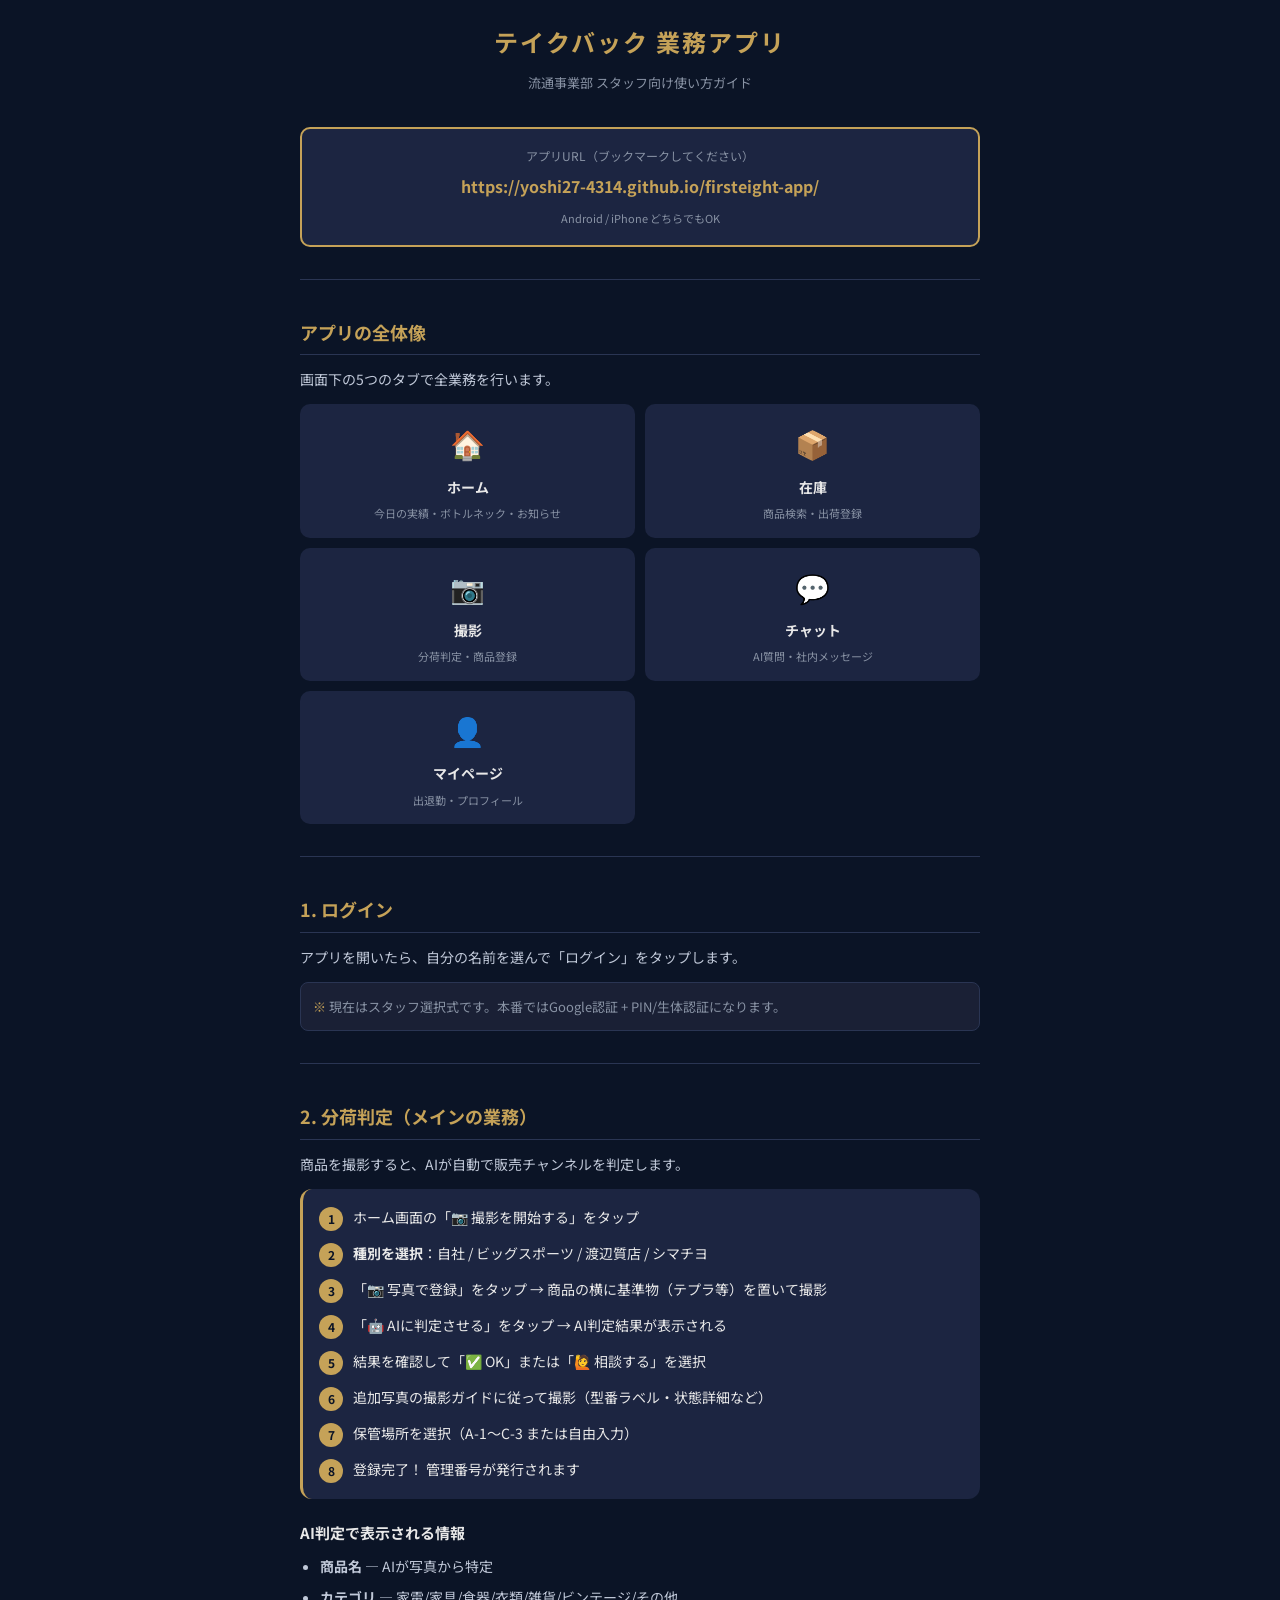
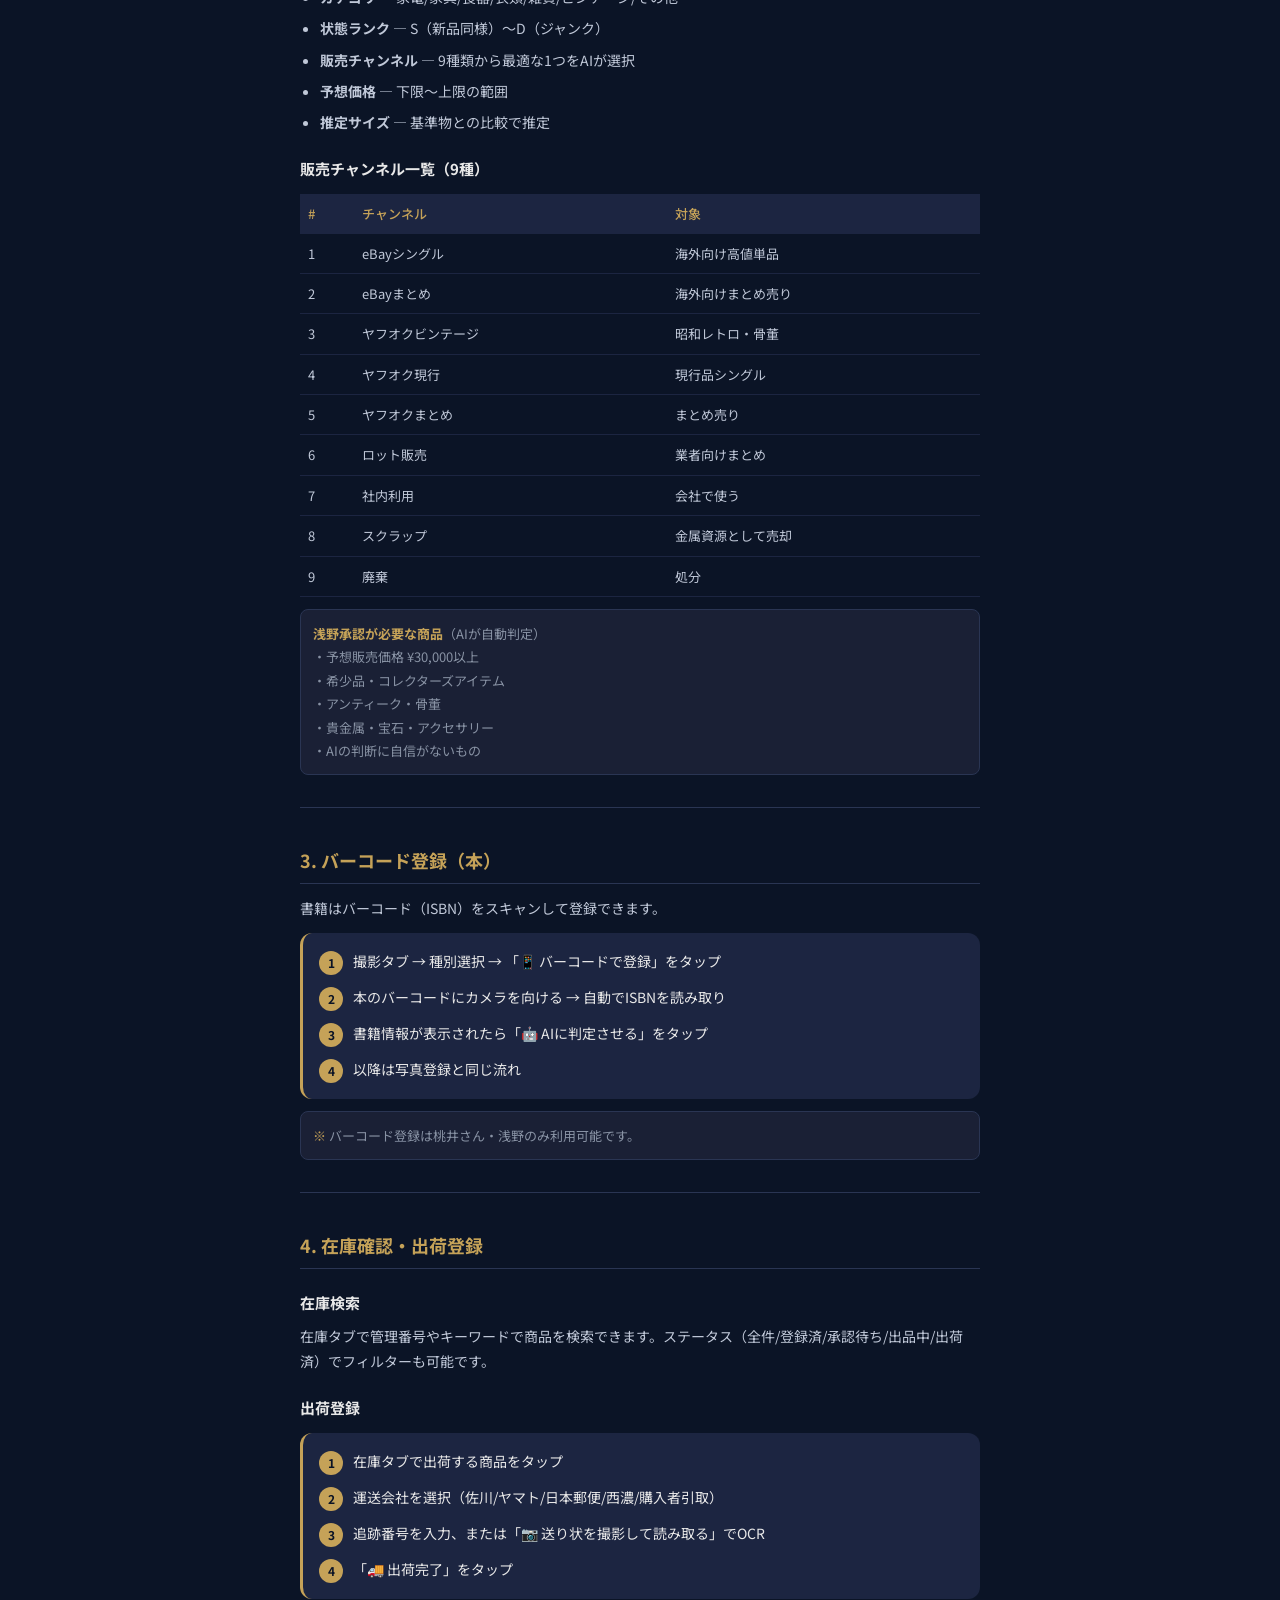
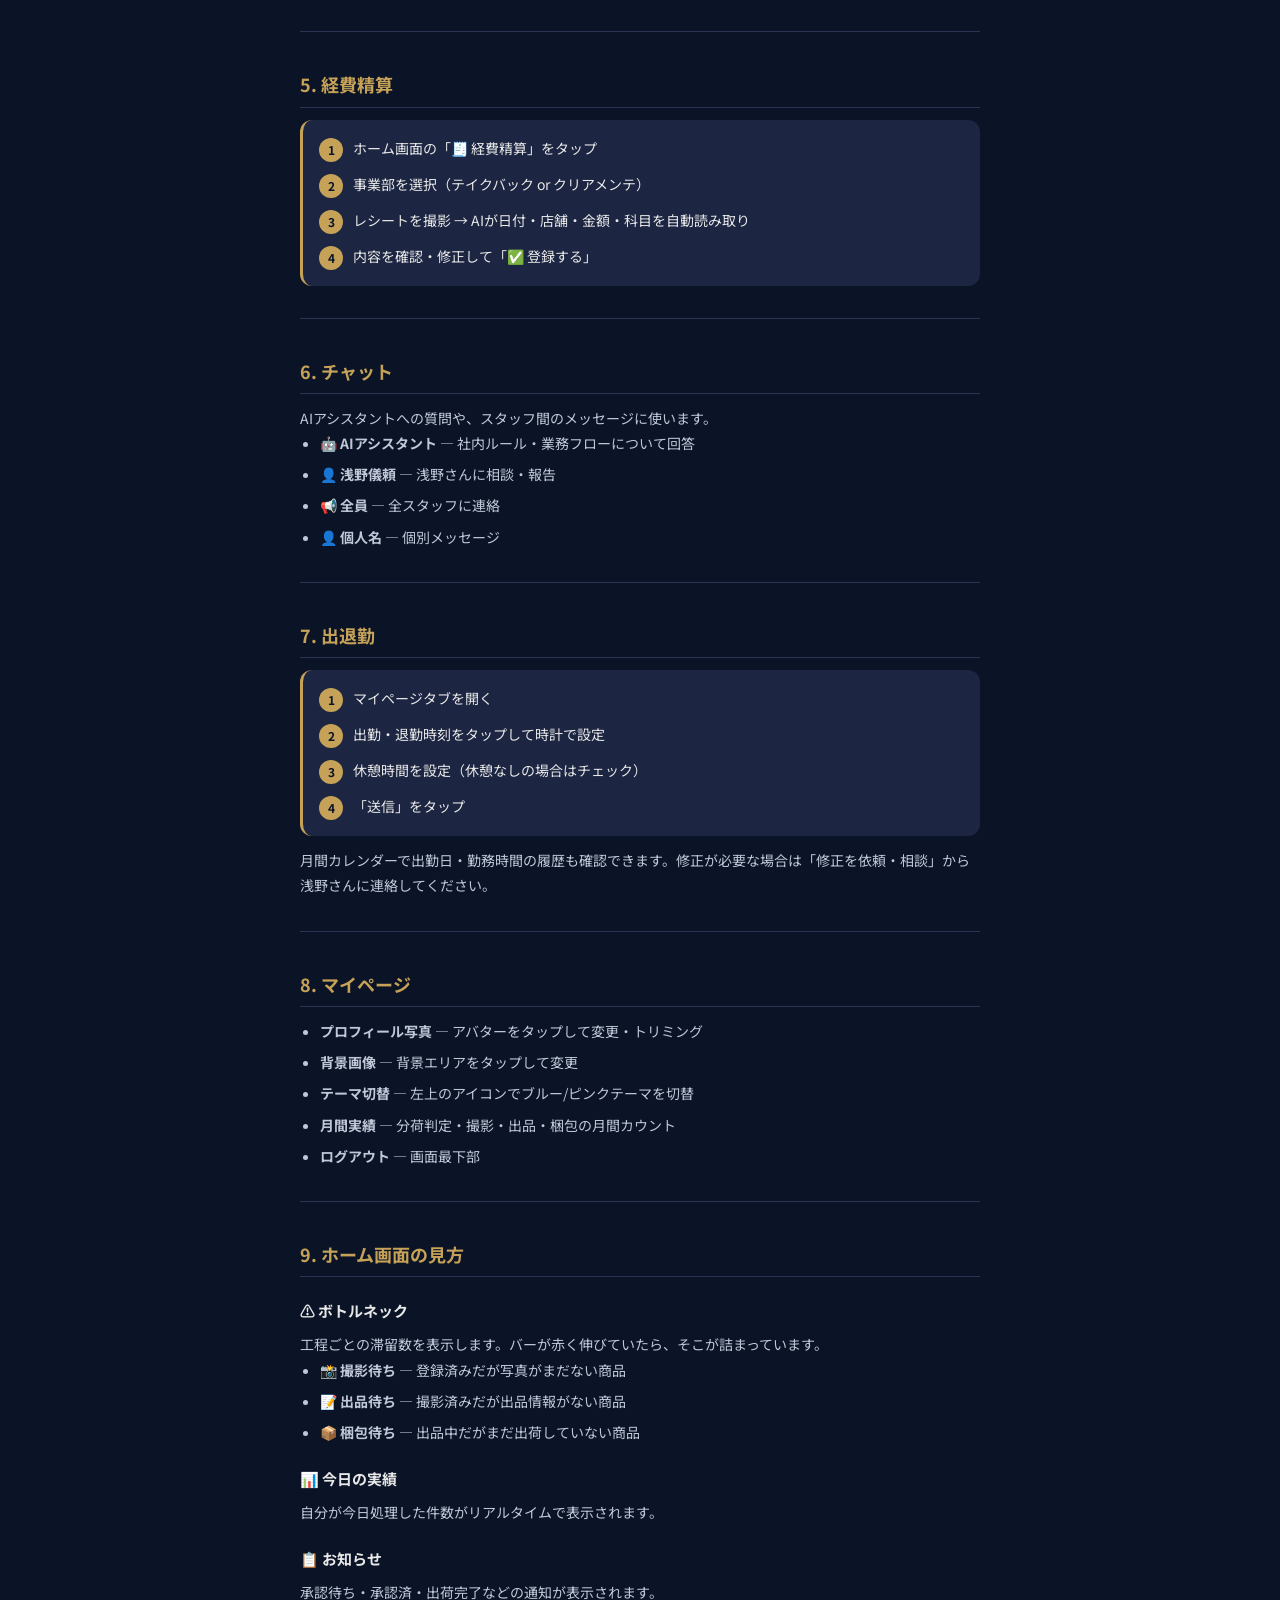
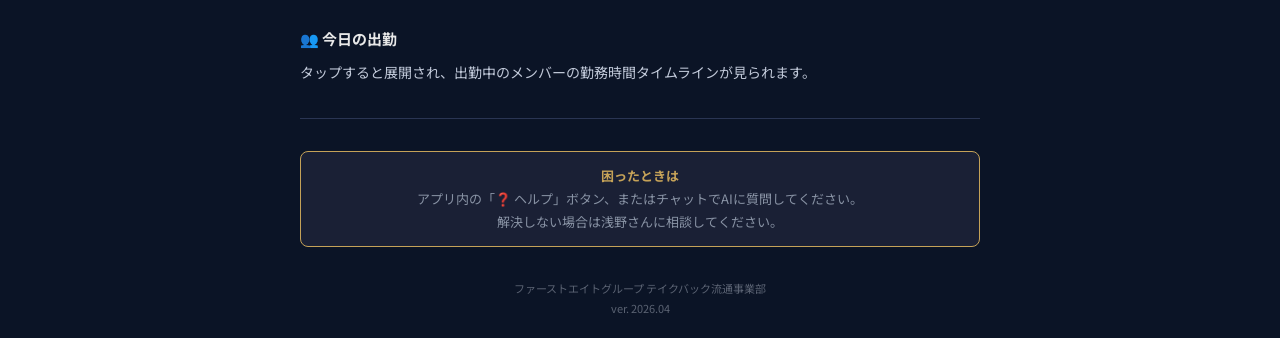
<file: guide.html>
<!DOCTYPE html>
<html lang="ja">
<head>
<meta charset="UTF-8">
<meta name="viewport" content="width=device-width, initial-scale=1.0">
<title>テイクバック業務アプリ 使い方ガイド</title>
<link rel="preconnect" href="https://fonts.googleapis.com">
<link href="https://fonts.googleapis.com/css2?family=Noto+Sans+JP:wght@400;500;700&display=swap" rel="stylesheet">
<style>
* { margin: 0; padding: 0; box-sizing: border-box; }
body {
  font-family: 'Noto Sans JP', sans-serif;
  background: #0B1426;
  color: #E8E8E8;
  line-height: 1.8;
  padding: 20px;
  max-width: 720px;
  margin: 0 auto;
}
h1 {
  text-align: center;
  color: #C5A258;
  font-size: 24px;
  margin-bottom: 8px;
  letter-spacing: 2px;
}
.subtitle {
  text-align: center;
  color: #8892A4;
  font-size: 13px;
  margin-bottom: 32px;
}
h2 {
  color: #C5A258;
  font-size: 18px;
  margin-top: 36px;
  margin-bottom: 12px;
  padding-bottom: 6px;
  border-bottom: 1px solid #2A3553;
}
h3 {
  color: #E8E8E8;
  font-size: 15px;
  margin-top: 20px;
  margin-bottom: 8px;
}
p, li { font-size: 14px; color: #C0C8D8; }
ul { padding-left: 20px; margin-bottom: 12px; }
li { margin-bottom: 6px; }
.flow {
  background: #1C2541;
  border-radius: 12px;
  padding: 16px;
  margin: 12px 0;
  border-left: 3px solid #C5A258;
}
.flow-step {
  display: flex;
  align-items: flex-start;
  gap: 10px;
  margin-bottom: 10px;
}
.flow-step:last-child { margin-bottom: 0; }
.step-num {
  background: #C5A258;
  color: #0B1426;
  width: 24px; height: 24px;
  border-radius: 50%;
  display: flex; align-items: center; justify-content: center;
  font-size: 12px; font-weight: 700;
  flex-shrink: 0;
  margin-top: 2px;
}
.step-text { font-size: 14px; color: #E8E8E8; }
.tab-overview {
  display: grid;
  grid-template-columns: 1fr 1fr;
  gap: 10px;
  margin: 12px 0;
}
.tab-card {
  background: #1C2541;
  border-radius: 10px;
  padding: 14px;
  text-align: center;
}
.tab-card .icon { font-size: 28px; margin-bottom: 6px; }
.tab-card .name { font-size: 14px; font-weight: 700; color: #E8E8E8; }
.tab-card .desc { font-size: 11px; color: #8892A4; margin-top: 4px; }
.note {
  background: #1a2035;
  border: 1px solid #2A3553;
  border-radius: 8px;
  padding: 12px;
  margin: 12px 0;
  font-size: 13px;
  color: #8892A4;
}
.note strong { color: #C5A258; }
.channel-table {
  width: 100%;
  border-collapse: collapse;
  margin: 12px 0;
  font-size: 13px;
}
.channel-table th {
  background: #1C2541;
  color: #C5A258;
  padding: 8px;
  text-align: left;
  font-weight: 500;
}
.channel-table td {
  padding: 8px;
  border-bottom: 1px solid #1C2541;
  color: #C0C8D8;
}
.badge {
  display: inline-block;
  padding: 2px 8px;
  border-radius: 4px;
  font-size: 11px;
  font-weight: 700;
}
.badge-gold { background: #C5A258; color: #0B1426; }
.badge-green { background: #006B3F; color: #fff; }
.badge-red { background: #CE2029; color: #fff; }
.url-box {
  background: #1C2541;
  border: 2px solid #C5A258;
  border-radius: 10px;
  padding: 16px;
  text-align: center;
  margin: 16px 0;
}
.url-box a {
  color: #C5A258;
  font-size: 16px;
  font-weight: 700;
  text-decoration: none;
  word-break: break-all;
}
.section-divider {
  border: none;
  border-top: 1px solid #2A3553;
  margin: 32px 0;
}
</style>
</head>
<body>

<h1>テイクバック 業務アプリ</h1>
<p class="subtitle">流通事業部 スタッフ向け使い方ガイド</p>

<div class="url-box">
  <p style="font-size:12px; color:#8892A4; margin-bottom:6px;">アプリURL（ブックマークしてください）</p>
  <a href="https://yoshi27-4314.github.io/firsteight-app/">https://yoshi27-4314.github.io/firsteight-app/</a>
  <p style="font-size:11px; color:#8892A4; margin-top:8px;">Android / iPhone どちらでもOK</p>
</div>

<hr class="section-divider">

<!-- ====== 全体像 ====== -->
<h2>アプリの全体像</h2>
<p>画面下の5つのタブで全業務を行います。</p>

<div class="tab-overview">
  <div class="tab-card">
    <div class="icon">🏠</div>
    <div class="name">ホーム</div>
    <div class="desc">今日の実績・ボトルネック・お知らせ</div>
  </div>
  <div class="tab-card">
    <div class="icon">📦</div>
    <div class="name">在庫</div>
    <div class="desc">商品検索・出荷登録</div>
  </div>
  <div class="tab-card">
    <div class="icon">📷</div>
    <div class="name">撮影</div>
    <div class="desc">分荷判定・商品登録</div>
  </div>
  <div class="tab-card">
    <div class="icon">💬</div>
    <div class="name">チャット</div>
    <div class="desc">AI質問・社内メッセージ</div>
  </div>
  <div class="tab-card">
    <div class="icon">👤</div>
    <div class="name">マイページ</div>
    <div class="desc">出退勤・プロフィール</div>
  </div>
</div>

<hr class="section-divider">

<!-- ====== ログイン ====== -->
<h2>1. ログイン</h2>
<p>アプリを開いたら、自分の名前を選んで「ログイン」をタップします。</p>
<div class="note">
  <strong>※</strong> 現在はスタッフ選択式です。本番ではGoogle認証 + PIN/生体認証になります。
</div>

<hr class="section-divider">

<!-- ====== 分荷判定 ====== -->
<h2>2. 分荷判定（メインの業務）</h2>
<p>商品を撮影すると、AIが自動で販売チャンネルを判定します。</p>

<div class="flow">
  <div class="flow-step">
    <span class="step-num">1</span>
    <span class="step-text">ホーム画面の「📷 撮影を開始する」をタップ</span>
  </div>
  <div class="flow-step">
    <span class="step-num">2</span>
    <span class="step-text"><strong>種別を選択</strong>：自社 / ビッグスポーツ / 渡辺質店 / シマチヨ</span>
  </div>
  <div class="flow-step">
    <span class="step-num">3</span>
    <span class="step-text">「📷 写真で登録」をタップ → 商品の横に基準物（テプラ等）を置いて撮影</span>
  </div>
  <div class="flow-step">
    <span class="step-num">4</span>
    <span class="step-text">「🤖 AIに判定させる」をタップ → AI判定結果が表示される</span>
  </div>
  <div class="flow-step">
    <span class="step-num">5</span>
    <span class="step-text">結果を確認して「✅ OK」または「🙋 相談する」を選択</span>
  </div>
  <div class="flow-step">
    <span class="step-num">6</span>
    <span class="step-text">追加写真の撮影ガイドに従って撮影（型番ラベル・状態詳細など）</span>
  </div>
  <div class="flow-step">
    <span class="step-num">7</span>
    <span class="step-text">保管場所を選択（A-1〜C-3 または自由入力）</span>
  </div>
  <div class="flow-step">
    <span class="step-num">8</span>
    <span class="step-text">登録完了！ 管理番号が発行されます</span>
  </div>
</div>

<h3>AI判定で表示される情報</h3>
<ul>
  <li><strong>商品名</strong> — AIが写真から特定</li>
  <li><strong>カテゴリ</strong> — 家電/家具/食器/衣類/雑貨/ビンテージ/その他</li>
  <li><strong>状態ランク</strong> — S（新品同様）〜D（ジャンク）</li>
  <li><strong>販売チャンネル</strong> — 9種類から最適な1つをAIが選択</li>
  <li><strong>予想価格</strong> — 下限〜上限の範囲</li>
  <li><strong>推定サイズ</strong> — 基準物との比較で推定</li>
</ul>

<h3>販売チャンネル一覧（9種）</h3>
<table class="channel-table">
  <tr><th>#</th><th>チャンネル</th><th>対象</th></tr>
  <tr><td>1</td><td>eBayシングル</td><td>海外向け高値単品</td></tr>
  <tr><td>2</td><td>eBayまとめ</td><td>海外向けまとめ売り</td></tr>
  <tr><td>3</td><td>ヤフオクビンテージ</td><td>昭和レトロ・骨董</td></tr>
  <tr><td>4</td><td>ヤフオク現行</td><td>現行品シングル</td></tr>
  <tr><td>5</td><td>ヤフオクまとめ</td><td>まとめ売り</td></tr>
  <tr><td>6</td><td>ロット販売</td><td>業者向けまとめ</td></tr>
  <tr><td>7</td><td>社内利用</td><td>会社で使う</td></tr>
  <tr><td>8</td><td>スクラップ</td><td>金属資源として売却</td></tr>
  <tr><td>9</td><td>廃棄</td><td>処分</td></tr>
</table>

<div class="note">
  <strong>浅野承認が必要な商品</strong>（AIが自動判定）<br>
  ・予想販売価格 ¥30,000以上<br>
  ・希少品・コレクターズアイテム<br>
  ・アンティーク・骨董<br>
  ・貴金属・宝石・アクセサリー<br>
  ・AIの判断に自信がないもの
</div>

<hr class="section-divider">

<!-- ====== バーコード ====== -->
<h2>3. バーコード登録（本）</h2>
<p>書籍はバーコード（ISBN）をスキャンして登録できます。</p>

<div class="flow">
  <div class="flow-step">
    <span class="step-num">1</span>
    <span class="step-text">撮影タブ → 種別選択 → 「📱 バーコードで登録」をタップ</span>
  </div>
  <div class="flow-step">
    <span class="step-num">2</span>
    <span class="step-text">本のバーコードにカメラを向ける → 自動でISBNを読み取り</span>
  </div>
  <div class="flow-step">
    <span class="step-num">3</span>
    <span class="step-text">書籍情報が表示されたら「🤖 AIに判定させる」をタップ</span>
  </div>
  <div class="flow-step">
    <span class="step-num">4</span>
    <span class="step-text">以降は写真登録と同じ流れ</span>
  </div>
</div>

<div class="note">
  <strong>※</strong> バーコード登録は桃井さん・浅野のみ利用可能です。
</div>

<hr class="section-divider">

<!-- ====== 在庫・出荷 ====== -->
<h2>4. 在庫確認・出荷登録</h2>

<h3>在庫検索</h3>
<p>在庫タブで管理番号やキーワードで商品を検索できます。ステータス（全件/登録済/承認待ち/出品中/出荷済）でフィルターも可能です。</p>

<h3>出荷登録</h3>
<div class="flow">
  <div class="flow-step">
    <span class="step-num">1</span>
    <span class="step-text">在庫タブで出荷する商品をタップ</span>
  </div>
  <div class="flow-step">
    <span class="step-num">2</span>
    <span class="step-text">運送会社を選択（佐川/ヤマト/日本郵便/西濃/購入者引取）</span>
  </div>
  <div class="flow-step">
    <span class="step-num">3</span>
    <span class="step-text">追跡番号を入力、または「📷 送り状を撮影して読み取る」でOCR</span>
  </div>
  <div class="flow-step">
    <span class="step-num">4</span>
    <span class="step-text">「🚚 出荷完了」をタップ</span>
  </div>
</div>

<hr class="section-divider">

<!-- ====== 経費精算 ====== -->
<h2>5. 経費精算</h2>
<div class="flow">
  <div class="flow-step">
    <span class="step-num">1</span>
    <span class="step-text">ホーム画面の「🧾 経費精算」をタップ</span>
  </div>
  <div class="flow-step">
    <span class="step-num">2</span>
    <span class="step-text">事業部を選択（テイクバック or クリアメンテ）</span>
  </div>
  <div class="flow-step">
    <span class="step-num">3</span>
    <span class="step-text">レシートを撮影 → AIが日付・店舗・金額・科目を自動読み取り</span>
  </div>
  <div class="flow-step">
    <span class="step-num">4</span>
    <span class="step-text">内容を確認・修正して「✅ 登録する」</span>
  </div>
</div>

<hr class="section-divider">

<!-- ====== チャット ====== -->
<h2>6. チャット</h2>
<p>AIアシスタントへの質問や、スタッフ間のメッセージに使います。</p>
<ul>
  <li><strong>🤖 AIアシスタント</strong> — 社内ルール・業務フローについて回答</li>
  <li><strong>👤 浅野儀頼</strong> — 浅野さんに相談・報告</li>
  <li><strong>📢 全員</strong> — 全スタッフに連絡</li>
  <li><strong>👤 個人名</strong> — 個別メッセージ</li>
</ul>

<hr class="section-divider">

<!-- ====== 出退勤 ====== -->
<h2>7. 出退勤</h2>
<div class="flow">
  <div class="flow-step">
    <span class="step-num">1</span>
    <span class="step-text">マイページタブを開く</span>
  </div>
  <div class="flow-step">
    <span class="step-num">2</span>
    <span class="step-text">出勤・退勤時刻をタップして時計で設定</span>
  </div>
  <div class="flow-step">
    <span class="step-num">3</span>
    <span class="step-text">休憩時間を設定（休憩なしの場合はチェック）</span>
  </div>
  <div class="flow-step">
    <span class="step-num">4</span>
    <span class="step-text">「送信」をタップ</span>
  </div>
</div>
<p>月間カレンダーで出勤日・勤務時間の履歴も確認できます。修正が必要な場合は「修正を依頼・相談」から浅野さんに連絡してください。</p>

<hr class="section-divider">

<!-- ====== マイページ ====== -->
<h2>8. マイページ</h2>
<ul>
  <li><strong>プロフィール写真</strong> — アバターをタップして変更・トリミング</li>
  <li><strong>背景画像</strong> — 背景エリアをタップして変更</li>
  <li><strong>テーマ切替</strong> — 左上のアイコンでブルー/ピンクテーマを切替</li>
  <li><strong>月間実績</strong> — 分荷判定・撮影・出品・梱包の月間カウント</li>
  <li><strong>ログアウト</strong> — 画面最下部</li>
</ul>

<hr class="section-divider">

<!-- ====== ホーム画面の見方 ====== -->
<h2>9. ホーム画面の見方</h2>

<h3>⚠️ ボトルネック</h3>
<p>工程ごとの滞留数を表示します。バーが赤く伸びていたら、そこが詰まっています。</p>
<ul>
  <li><strong>📸 撮影待ち</strong> — 登録済みだが写真がまだない商品</li>
  <li><strong>📝 出品待ち</strong> — 撮影済みだが出品情報がない商品</li>
  <li><strong>📦 梱包待ち</strong> — 出品中だがまだ出荷していない商品</li>
</ul>

<h3>📊 今日の実績</h3>
<p>自分が今日処理した件数がリアルタイムで表示されます。</p>

<h3>📋 お知らせ</h3>
<p>承認待ち・承認済・出荷完了などの通知が表示されます。</p>

<h3>👥 今日の出勤</h3>
<p>タップすると展開され、出勤中のメンバーの勤務時間タイムラインが見られます。</p>

<hr class="section-divider">

<div class="note" style="text-align:center; border-color:#C5A258;">
  <strong>困ったときは</strong><br>
  アプリ内の「❓ ヘルプ」ボタン、またはチャットでAIに質問してください。<br>
  解決しない場合は浅野さんに相談してください。
</div>

<p style="text-align:center; color:#5a6272; font-size:11px; margin-top:32px;">
  ファーストエイトグループ テイクバック流通事業部<br>
  ver. 2026.04
</p>

</body>
</html>
</file>
